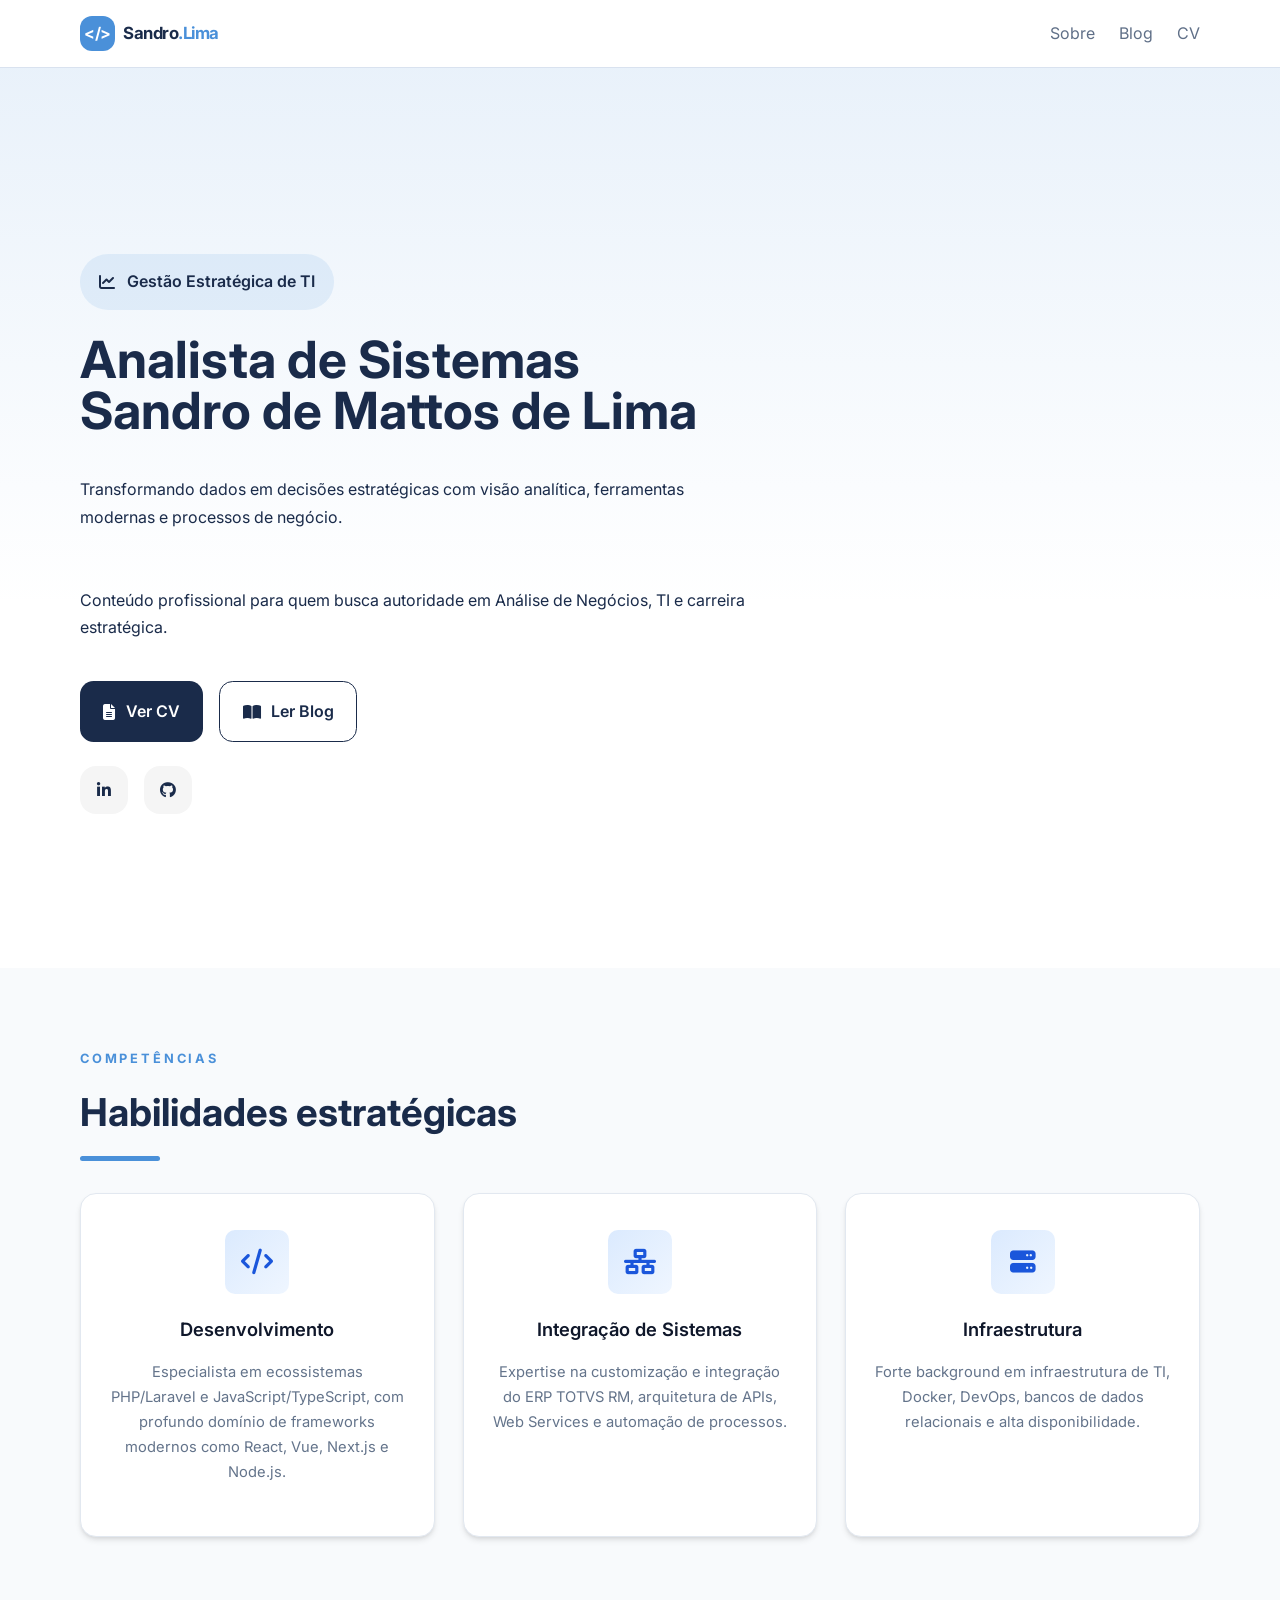
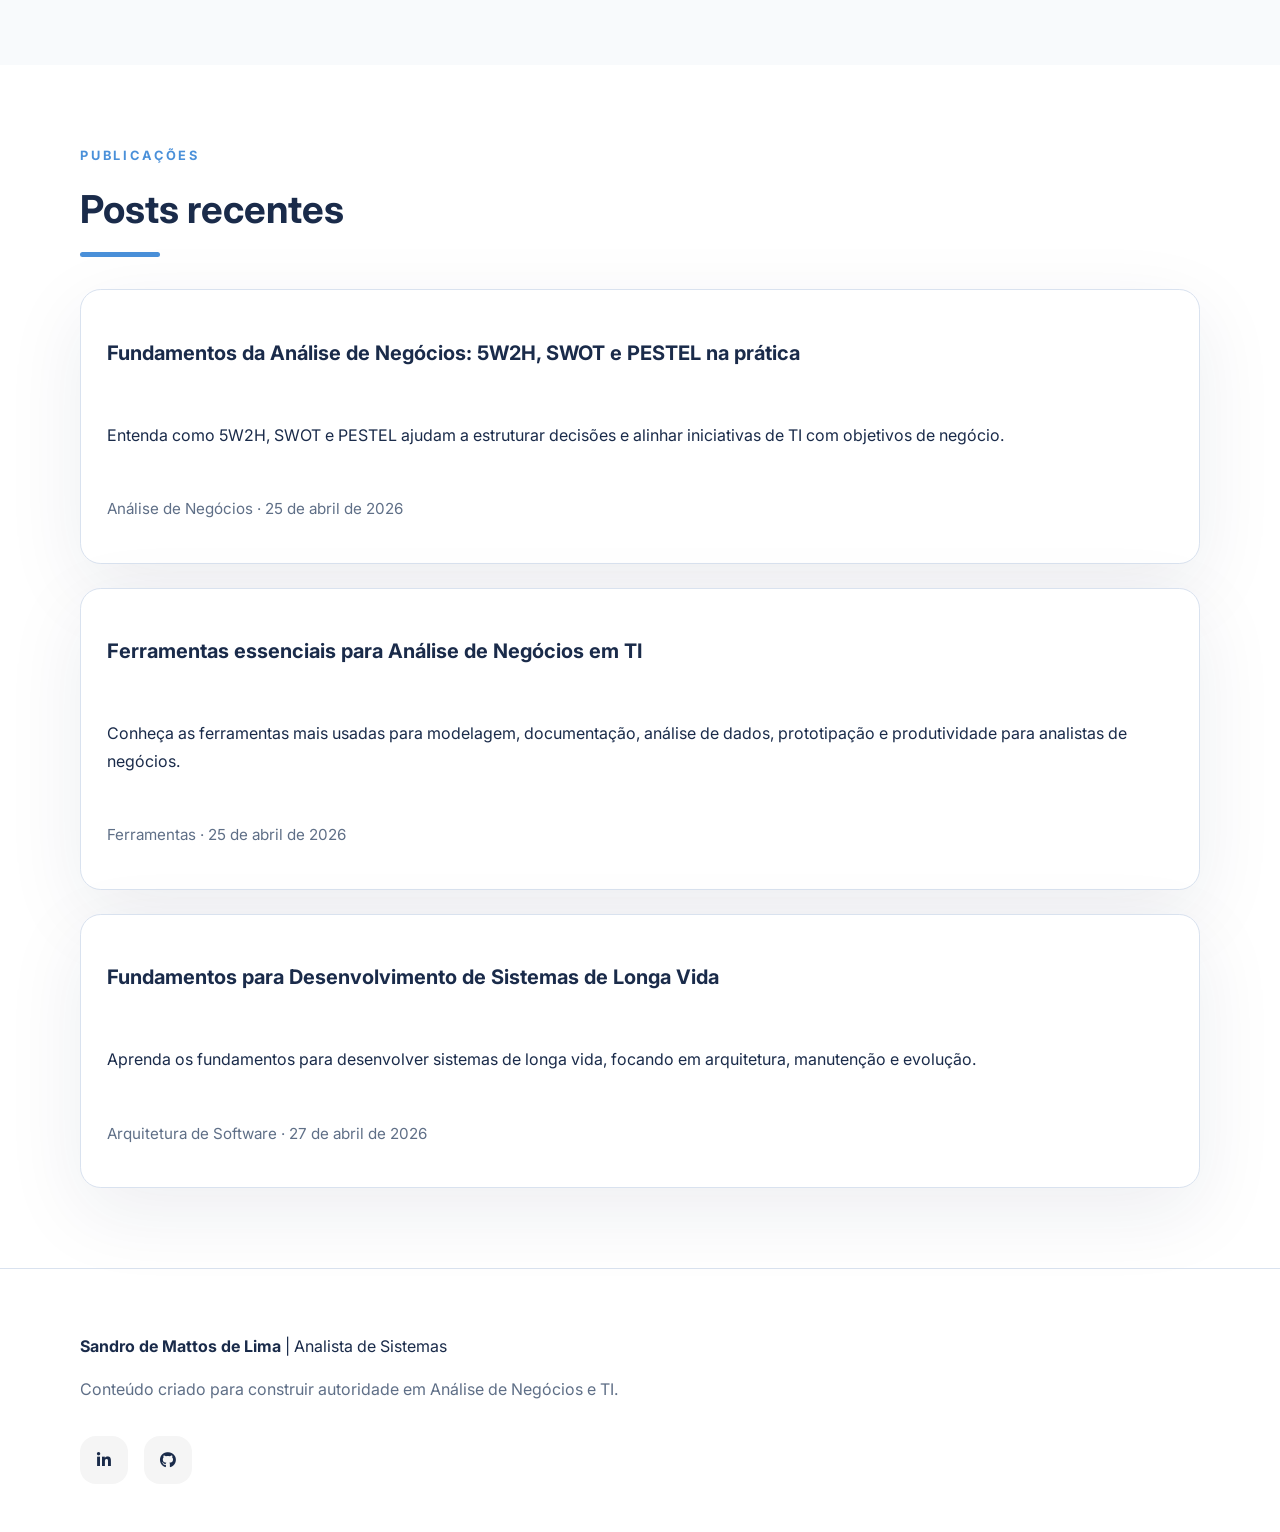
<file: index.html>
<!DOCTYPE html>
<html lang="pt-BR">
<head>
  <meta charset="UTF-8">
  <meta name="viewport" content="width=device-width, initial-scale=1.0">
  <meta name="description" content="Sandro de Mattos de Lima - Analista de Sistemas. Transformando dados em decisões estratégicas com conteúdo, carreira e currículo profissional.">
  <meta property="og:title" content="Sandro de Mattos de Lima | Analista de Sistemas">
  <meta property="og:description" content="Blog profissional de Análise de Negócios em TI. Conheça cases, ferramentas e carreira para alavancar sua jornada.">
  <meta property="og:type" content="website">
  <meta property="og:url" content="https://sandrodelim.github.io/">
  <meta property="og:image" content="https://sandrodelim.github.io/assets/images/og-image.png">
  <meta name="twitter:card" content="summary_large_image">
  <title>Sandro de Mattos de Lima | Analista de Sistemas</title>
  <link rel="preconnect" href="https://fonts.googleapis.com">
  <link rel="preconnect" href="https://fonts.gstatic.com" crossorigin>
  <link href="https://fonts.googleapis.com/css2?family=Inter:wght@300;400;500;600;700;800&display=swap" rel="stylesheet">
  <link rel="stylesheet" href="https://cdnjs.cloudflare.com/ajax/libs/font-awesome/6.5.2/css/all.min.css" crossorigin="anonymous" referrerpolicy="no-referrer" />
  <link rel="stylesheet" href="assets/css/styles.css">
</head>
<body>
  <nav class="navbar">
    <div class="container nav-container">
      <a href="./" class="nav-logo">
        <span class="logo-icon">&lt;/&gt;</span>
        <span class="logo-text">Sandro<span class="logo-accent">.Lima</span></span>
      </a>
      <button class="nav-toggle" id="navToggle" aria-label="Abrir menu">
        <span class="hamburger"></span>
      </button>
      <ul class="nav-menu" id="navMenu">
        <li><a href="./about/" class="nav-link">Sobre</a></li>
        <li><a href="./blog/" class="nav-link">Blog</a></li>
        <li><a href="./cv/" class="nav-link">CV</a></li>
      </ul>
    </div>
  </nav>

  <main>
    <section class="hero">
      <div class="container hero-content">
        <div class="hero-badge">
          <i class="fas fa-chart-line"></i>
          <span>Gestão Estratégica de TI</span>
        </div>
        <h1 class="hero-title">
          <span>Analista de Sistemas</span>
          <span class="hero-name">Sandro de Mattos de Lima</span>
        </h1>
        <p class="hero-subtitle">Transformando dados em decisões estratégicas com visão analítica, ferramentas modernas e processos de negócio.</p>
        <p class="hero-tagline">Conteúdo profissional para quem busca autoridade em Análise de Negócios, TI e carreira estratégica.</p>
        <div class="hero-cta">
          <a href="./cv/" class="btn btn-primary"><i class="fas fa-file-alt"></i>Ver CV</a>
          <a href="./blog/" class="btn btn-outline"><i class="fas fa-book-open"></i>Ler Blog</a>
        </div>
        <div class="hero-socials">
          <a href="https://www.linkedin.com/in/sandro-de-mattos-de-lima" target="_blank" rel="noopener noreferrer" class="social-link"><i class="fab fa-linkedin-in"></i></a>
          <a href="https://github.com/sandrodelim" target="_blank" rel="noopener noreferrer" class="social-link"><i class="fab fa-github"></i></a>
        </div>
      </div>
    </section>

    <!-- About Section -->
    <section class="section about" id="about">
      <div class="container">
        <div class="section-header">
          <span class="section-label">Competências</span>
          <h2 class="section-title">Habilidades estratégicas</h2>
          <div class="section-line"></div>
        </div>
        <div class="about-grid">
          <div class="about-card">
            <div class="about-icon">
              <i class="fas fa-code"></i>
            </div>
            <h3>Desenvolvimento</h3>
            <p>Especialista em ecossistemas PHP/Laravel e JavaScript/TypeScript, com profundo domínio de frameworks modernos
              como React, Vue, Next.js e Node.js.</p>
          </div>
          <div class="about-card">
            <div class="about-icon">
              <i class="fas fa-network-wired"></i>
            </div>
            <h3>Integração de Sistemas</h3>
            <p>Expertise na customização e integração do ERP TOTVS RM, arquitetura de APIs, Web Services e automação de
              processos.</p>
          </div>
          <div class="about-card">
            <div class="about-icon">
              <i class="fas fa-server"></i>
            </div>
            <h3>Infraestrutura</h3>
            <p>Forte background em infraestrutura de TI, Docker, DevOps, bancos de dados relacionais e alta disponibilidade.
            </p>
          </div>
        </div>
      </div>
    </section>

    <section class="section">
      <div class="container">
        <div class="section-header">
          <span class="section-label">Publicações</span>
          <h2 class="section-title">Posts recentes</h2>
          <div class="section-line"></div>
        </div>
        <div id="recentPosts" class="posts-grid"></div>
      </div>
    </section>
  </main>

  <footer class="footer">
    <div class="container footer-content">
      <div>
        <p><strong>Sandro de Mattos de Lima</strong> | Analista de Sistemas</p>
        <p class="footer-note">Conteúdo criado para construir autoridade em Análise de Negócios e TI.</p>
      </div>
      <div class="footer-socials">
        <a href="https://www.linkedin.com/in/sandro-de-mattos-de-lima" target="_blank" rel="noopener noreferrer" class="social-link"><i class="fab fa-linkedin-in"></i></a>
        <a href="https://github.com/sandrodelim" target="_blank" rel="noopener noreferrer" class="social-link"><i class="fab fa-github"></i></a>
      </div>
    </div>
  </footer>

  <!-- <button id="themeToggle" class="btn btn-outline" style="position: fixed; bottom: 1rem; right: 1rem;">Dark Mode</button> -->
  <script src="assets/data/posts.js"></script>
  <script src="assets/js/script.js"></script>
</body>
</html>
</file>
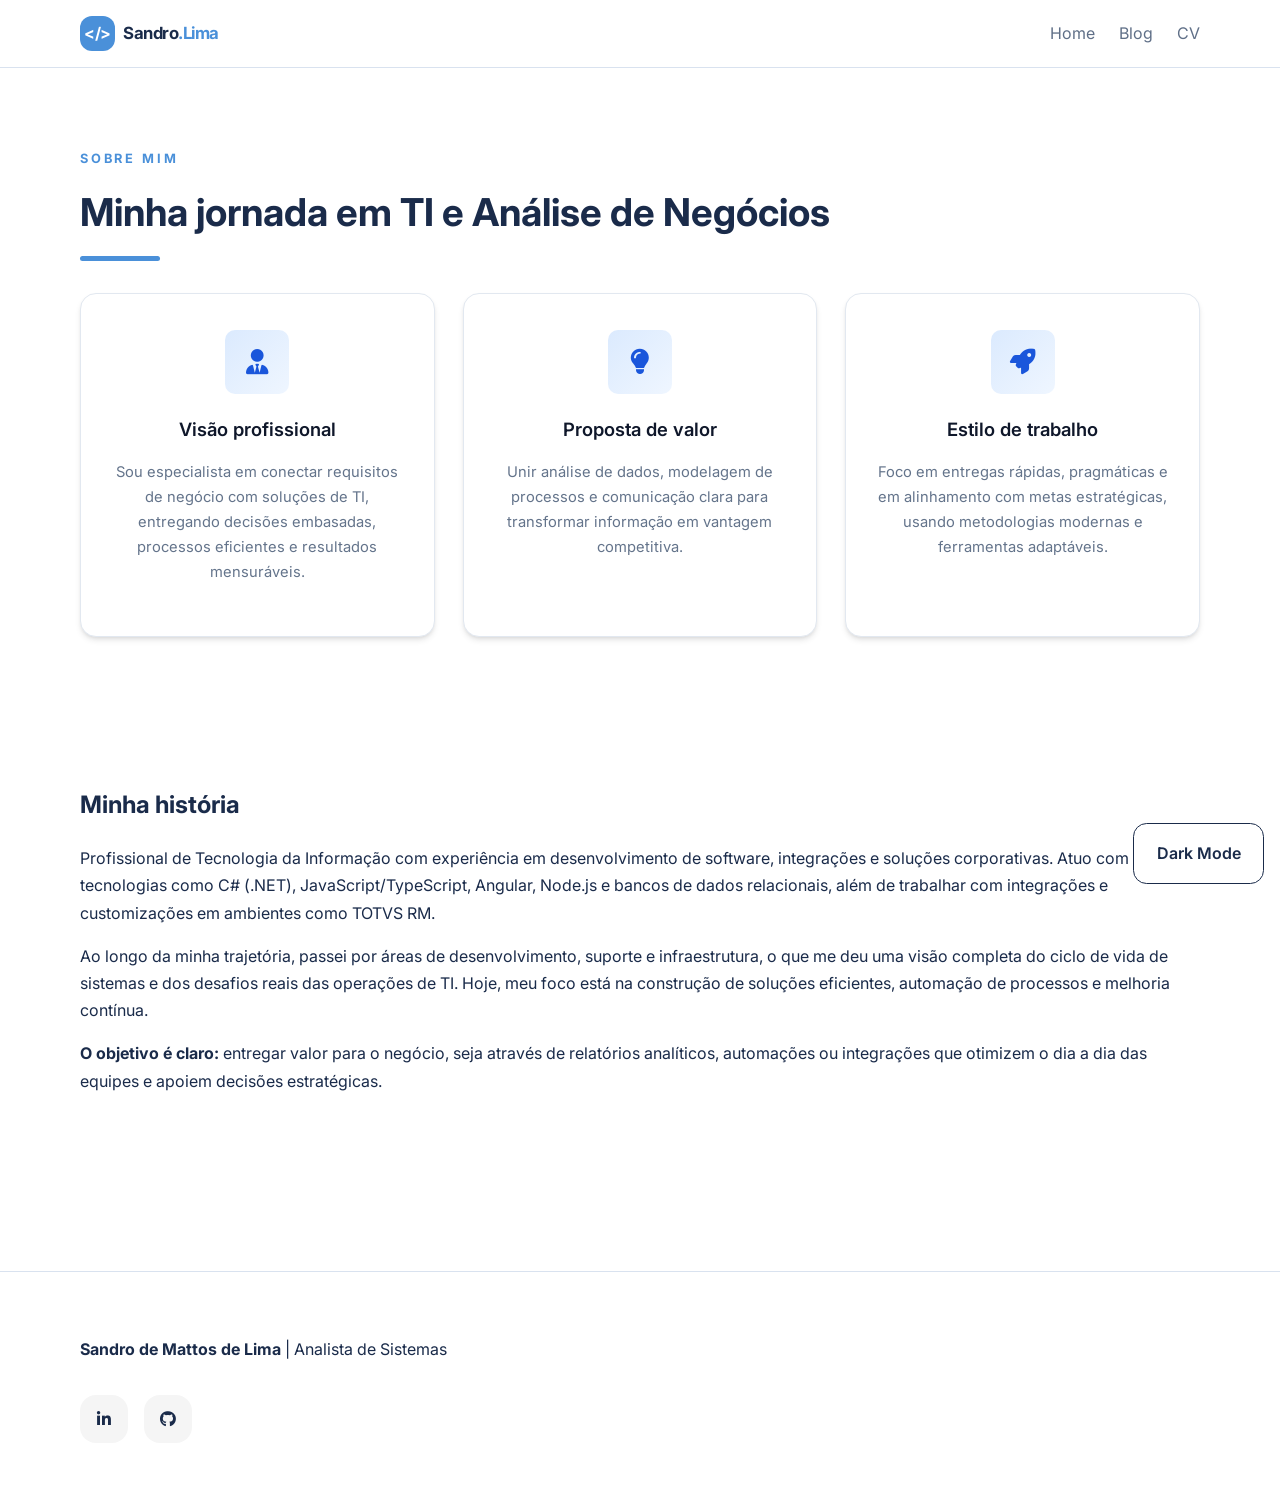
<file: about/index.html>
<!DOCTYPE html>
<html lang="pt-BR">
<head>
  <meta charset="UTF-8">
  <meta name="viewport" content="width=device-width, initial-scale=1.0">
  <meta name="description" content="Sobre Sandro de Mattos de Lima - analista de negócios e TI com foco em dados, processos e resultados estratégicos.">
  <meta property="og:title" content="Sobre | Sandro de Mattos de Lima">
  <meta property="og:description" content="Conheça a trajetória e a visão profissional de Sandro de Mattos de Lima, especialista em TI e Análise de Negócios.">
  <meta property="og:type" content="website">
  <meta property="og:url" content="https://sandrodelim.github.io/about/">
  <meta name="twitter:card" content="summary_large_image">
  <title>Sobre | Sandro de Mattos de Lima</title>
  <link rel="preconnect" href="https://fonts.googleapis.com">
  <link rel="preconnect" href="https://fonts.gstatic.com" crossorigin>
  <link href="https://fonts.googleapis.com/css2?family=Inter:wght@300;400;500;600;700;800&display=swap" rel="stylesheet">
  <link rel="stylesheet" href="https://cdnjs.cloudflare.com/ajax/libs/font-awesome/6.5.2/css/all.min.css" crossorigin="anonymous" referrerpolicy="no-referrer" />
  <link rel="stylesheet" href="../assets/css/styles.css">
</head>
<body>
  <nav class="navbar">
    <div class="container nav-container">
      <a href="../" class="nav-logo">
        <span class="logo-icon">&lt;/&gt;</span>
        <span class="logo-text">Sandro<span class="logo-accent">.Lima</span></span>
      </a>
      <button class="nav-toggle" id="navToggle" aria-label="Abrir menu">
        <span class="hamburger"></span>
      </button>
      <ul class="nav-menu" id="navMenu">
        <li><a href="../" class="nav-link">Home</a></li>
        <li><a href="../blog/" class="nav-link">Blog</a></li>
        <li><a href="../cv/" class="nav-link">CV</a></li>
      </ul>
    </div>
  </nav>

  <main>
    <section class="section">
      <div class="container">
        <div class="section-header">
          <span class="section-label">Sobre Mim</span>
          <h1 class="section-title">Minha jornada em TI e Análise de Negócios</h1>
          <div class="section-line"></div>
        </div>
        <div class="about-grid">
          <article class="about-card">
            <div class="about-icon"><i class="fas fa-user-tie"></i></div>
            <h3>Visão profissional</h3>
            <p>Sou especialista em conectar requisitos de negócio com soluções de TI, entregando decisões embasadas, processos eficientes e resultados mensuráveis.</p>
          </article>
          <article class="about-card">
            <div class="about-icon"><i class="fas fa-lightbulb"></i></div>
            <h3>Proposta de valor</h3>
            <p>Unir análise de dados, modelagem de processos e comunicação clara para transformar informação em vantagem competitiva.</p>
          </article>
          <article class="about-card">
            <div class="about-icon"><i class="fas fa-rocket"></i></div>
            <h3>Estilo de trabalho</h3>
            <p>Foco em entregas rápidas, pragmáticas e em alinhamento com metas estratégicas, usando metodologias modernas e ferramentas adaptáveis.</p>
          </article>
        </div>
        <div class="section">
          <h2>Minha história</h2>
          <p>Profissional de Tecnologia da Informação com experiência em desenvolvimento de software, integrações e soluções corporativas. Atuo com tecnologias como C# (.NET), JavaScript/TypeScript, Angular, Node.js e bancos de dados relacionais, além de trabalhar com integrações e
          customizações em ambientes como TOTVS RM.</p>

          <p>Ao longo da minha trajetória, passei por áreas de desenvolvimento, suporte e infraestrutura, o que me deu uma visão
          completa do ciclo de vida de sistemas e dos desafios reais das operações de TI. Hoje, meu foco está na construção de
          soluções eficientes, automação de processos e melhoria contínua.</p>

          <p>
            <strong>O objetivo é claro:</strong> entregar valor para o negócio, seja através de relatórios analíticos, automações ou integrações que otimizem o dia a dia das equipes e apoiem decisões estratégicas. 
          </p>
        </div>
      </div>
    </section>
  </main>

  <footer class="footer">
    <div class="container footer-content">
      <div>
        <p><strong>Sandro de Mattos de Lima</strong> | Analista de Sistemas</p>
      </div>
      <div class="footer-socials">
        <a href="https://www.linkedin.com/in/sandro-de-mattos-de-lima" target="_blank" rel="noopener noreferrer" class="social-link"><i class="fab fa-linkedin-in"></i></a>
        <a href="https://github.com/sandrodelim" target="_blank" rel="noopener noreferrer" class="social-link"><i class="fab fa-github"></i></a>
      </div>
    </div>
  </footer>

  <button id="themeToggle" class="btn btn-outline" style="position: fixed; bottom: 1rem; right: 1rem;">Dark Mode</button>
  <script src="../assets/js/script.js"></script>
</body>
</html>
</file>
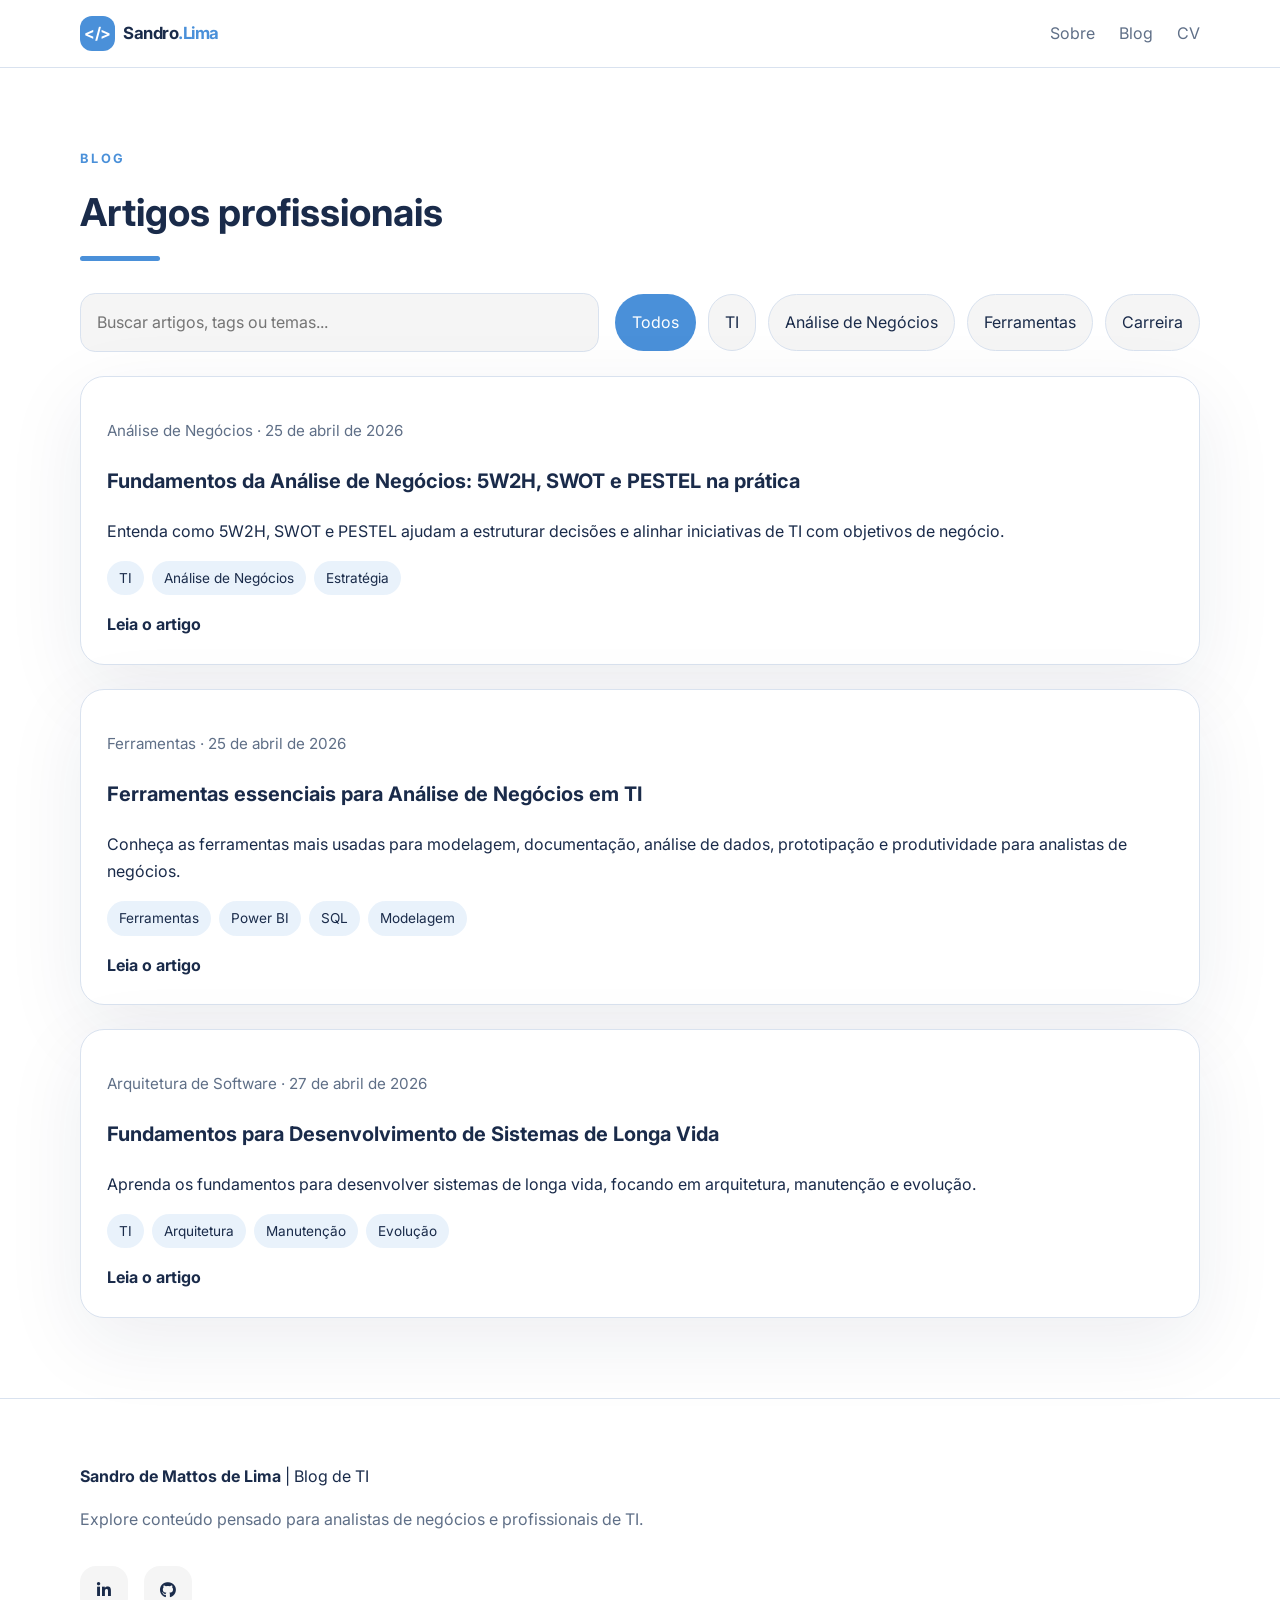
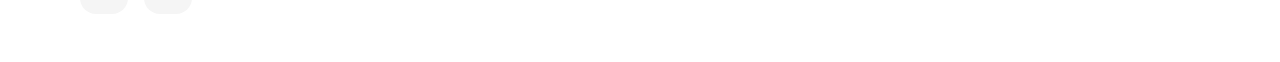
<file: blog/index.html>
<!DOCTYPE html>
<html lang="pt-BR">
<head>
  <meta charset="UTF-8">
  <meta name="viewport" content="width=device-width, initial-scale=1.0">
  <meta name="description" content="Blog de Análise de Negócios e TI por Sandro de Mattos de Lima. Veja artigos sobre ferramentas, carreira e gestão de processos.">
  <meta property="og:title" content="Blog | Sandro de Mattos de Lima">
  <meta property="og:description" content="Artigos profissionais para quem busca inteligência de negócios e tecnologia.">
  <meta property="og:type" content="website">
  <meta property="og:url" content="https://sandrodelim.github.io/blog/">
  <meta name="twitter:card" content="summary_large_image">
  <title>Blog | Sandro de Mattos de Lima</title>
  <link rel="preconnect" href="https://fonts.googleapis.com">
  <link rel="preconnect" href="https://fonts.gstatic.com" crossorigin>
  <link href="https://fonts.googleapis.com/css2?family=Inter:wght@300;400;500;600;700;800&display=swap" rel="stylesheet">
  <link rel="stylesheet" href="https://cdnjs.cloudflare.com/ajax/libs/font-awesome/6.5.2/css/all.min.css" crossorigin="anonymous" referrerpolicy="no-referrer" />
  <link rel="stylesheet" href="../assets/css/styles.css">
</head>
<body>
  <nav class="navbar">
    <div class="container nav-container">
      <a href="../" class="nav-logo">
        <span class="logo-icon">&lt;/&gt;</span>
        <span class="logo-text">Sandro<span class="logo-accent">.Lima</span></span>
      </a>
      <button class="nav-toggle" id="navToggle" aria-label="Abrir menu">
        <span class="hamburger"></span>
      </button>
      <ul class="nav-menu" id="navMenu">
        <li><a href="../about/" class="nav-link">Sobre</a></li>
        <li><a href="./" class="nav-link">Blog</a></li>
        <li><a href="../cv/" class="nav-link">CV</a></li>
      </ul>
    </div>
  </nav>

  <main>
    <section class="section">
      <div class="container">
        <div class="section-header">
          <span class="section-label">Blog</span>
          <h2 class="section-title">Artigos profissionais</h2>
          <div class="section-line"></div>
        </div>
        <div class="blog-toolbar">
          <div class="search-box">
            <input id="searchInput" type="search" placeholder="Buscar artigos, tags ou temas..." />
          </div>
          <div class="filter-group" aria-label="Filtrar categorias">
            <button class="filter-button active" data-category="Todos">Todos</button>
            <button class="filter-button" data-category="TI">TI</button>
            <button class="filter-button" data-category="Análise de Negócios">Análise de Negócios</button>
            <button class="filter-button" data-category="Ferramentas">Ferramentas</button>
            <button class="filter-button" data-category="Carreira">Carreira</button>
          </div>
        </div>
        <div id="postList" class="posts-grid"></div>
      </div>
    </section>
  </main>

  <footer class="footer">
    <div class="container footer-content">
      <div>
        <p><strong>Sandro de Mattos de Lima</strong> | Blog de TI</p>
        <p class="footer-note">Explore conteúdo pensado para analistas de negócios e profissionais de TI.</p>
      </div>
      <div class="footer-socials">
        <a href="https://www.linkedin.com/in/sandro-de-mattos-de-lima" target="_blank" rel="noopener noreferrer" class="social-link"><i class="fab fa-linkedin-in"></i></a>
        <a href="https://github.com/sandrodelim" target="_blank" rel="noopener noreferrer" class="social-link"><i class="fab fa-github"></i></a>
      </div>
    </div>
  </footer>

  <!-- <button id="themeToggle" class="btn btn-outline" style="position: fixed; bottom: 1rem; right: 1rem;">Dark Mode</button> -->
  <script src="../assets/data/posts.js"></script>
  <script src="../assets/js/script.js"></script>
</body>
</html>
</file>
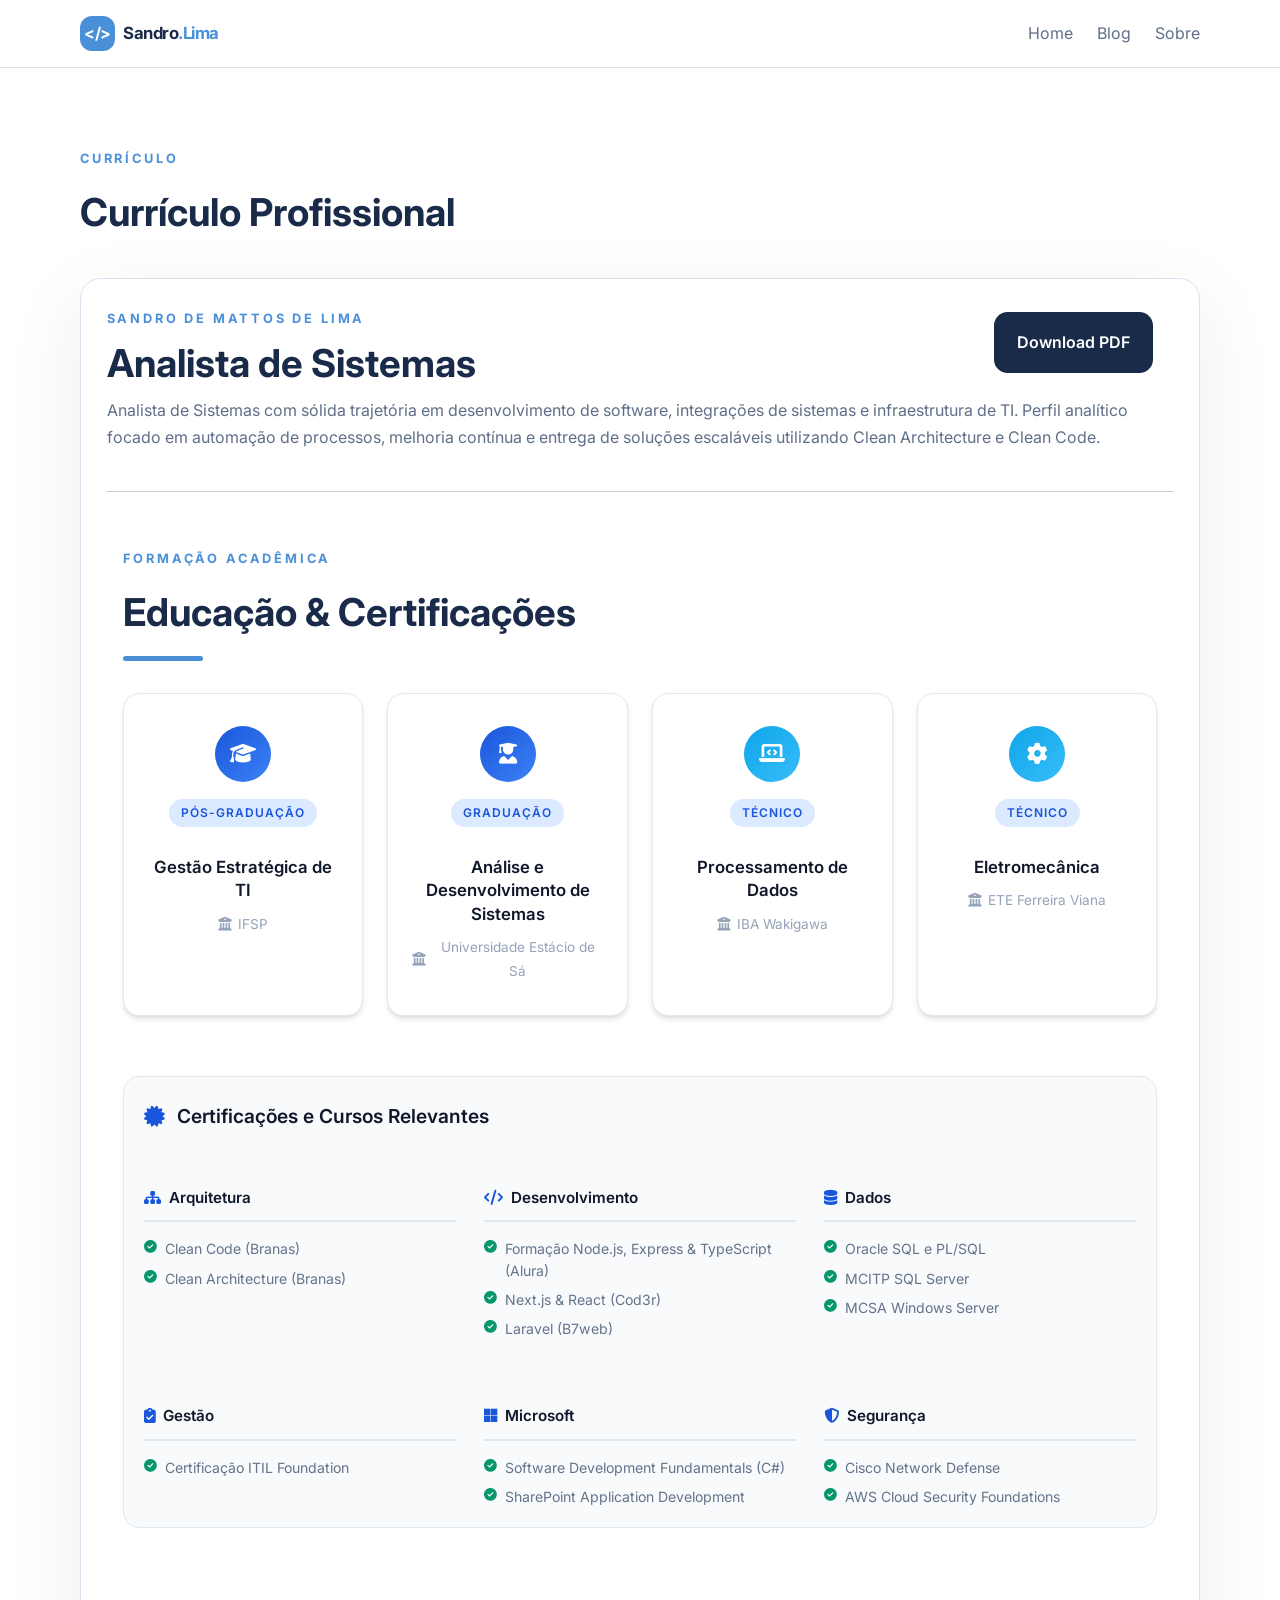
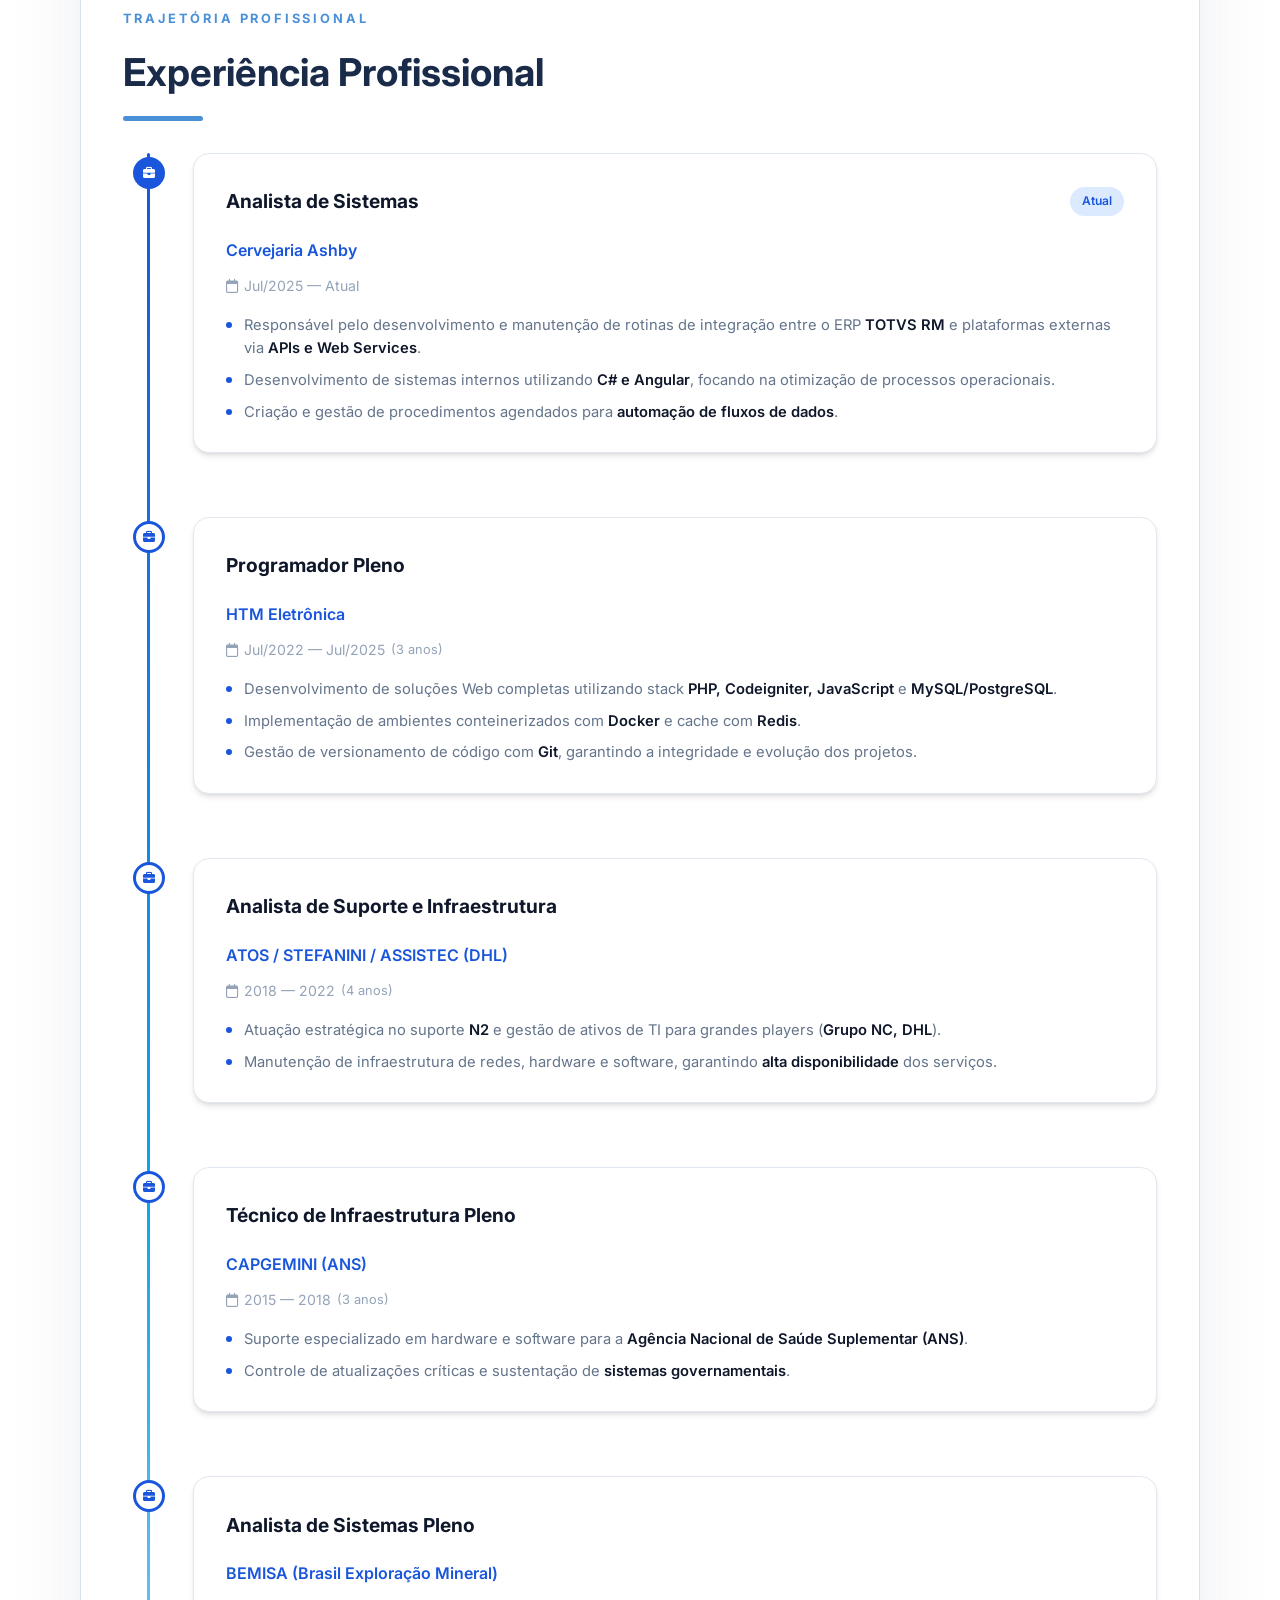
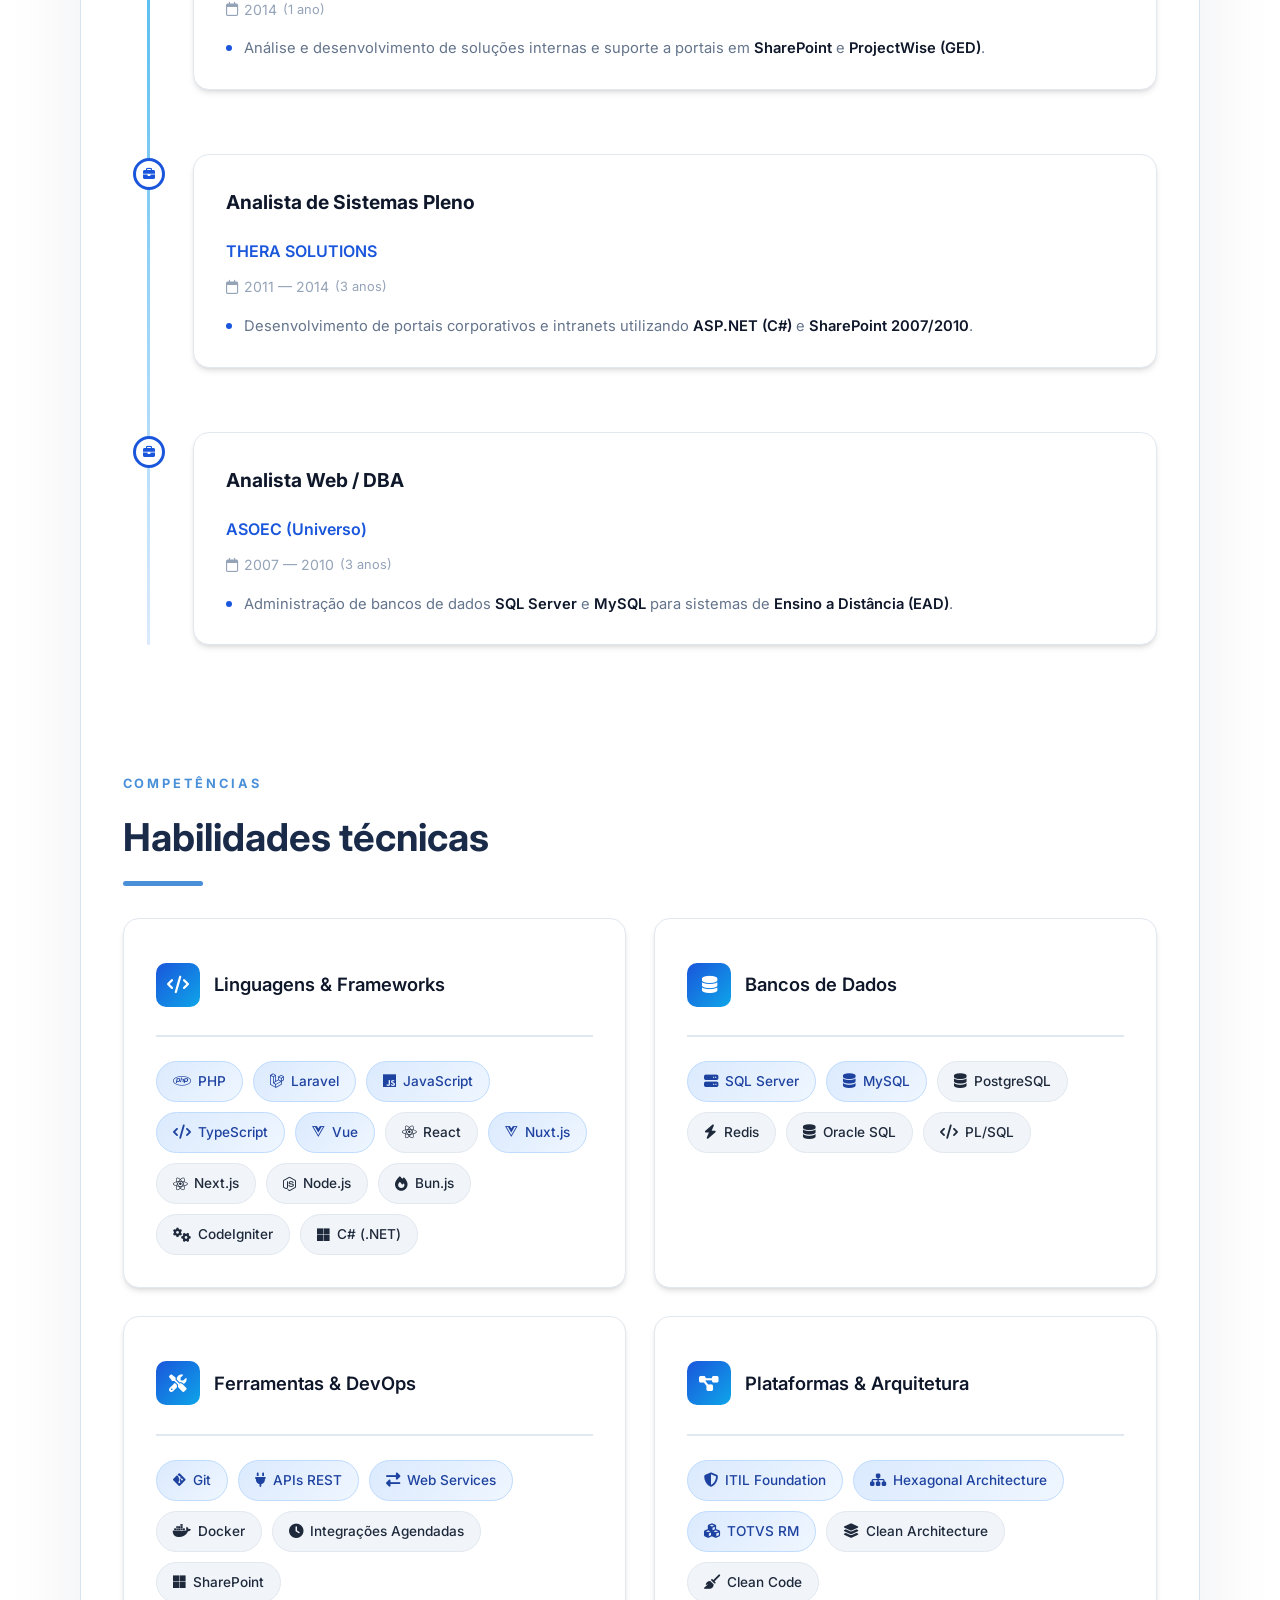
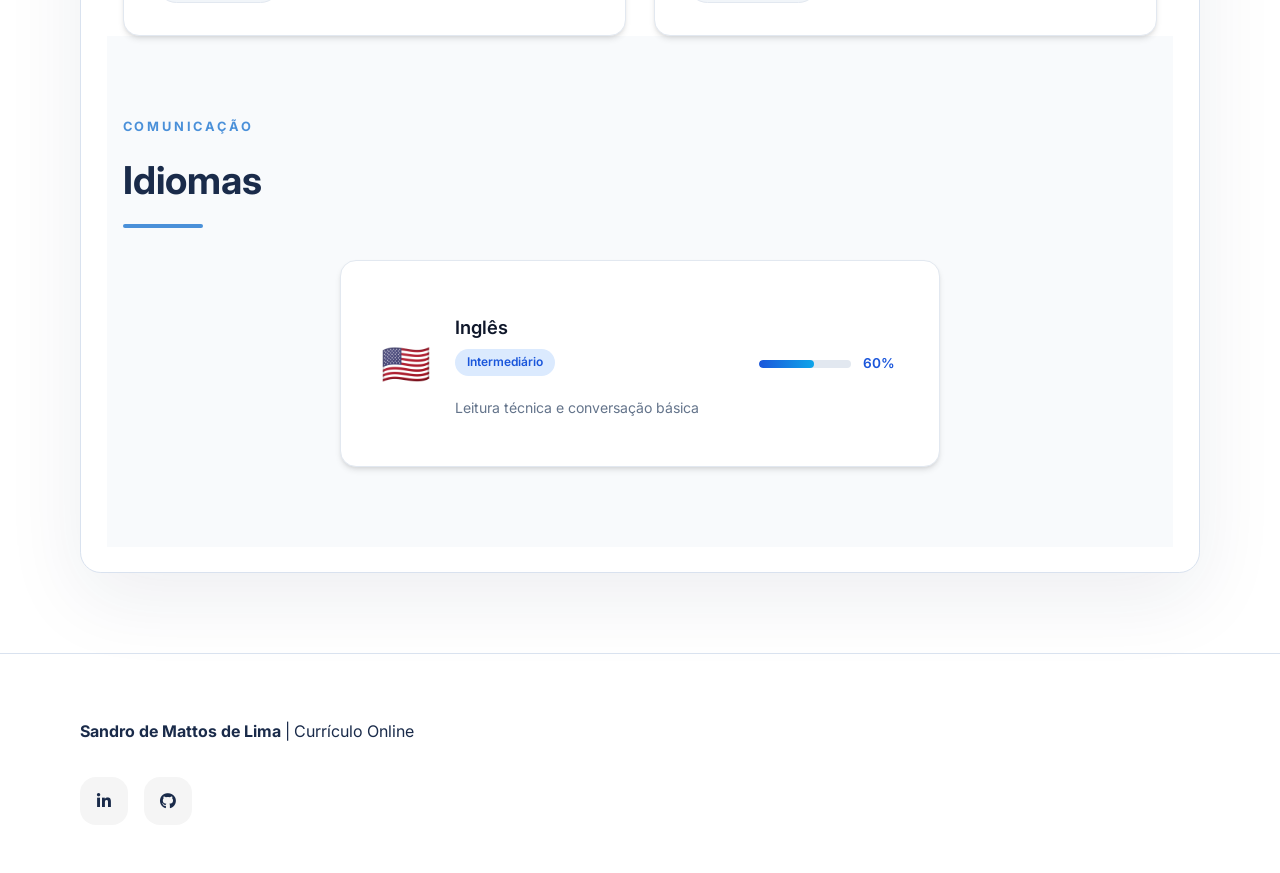
<file: cv/index.html>
<!DOCTYPE html>
<html lang="pt-BR">
<head>
  <meta charset="UTF-8">
  <meta name="viewport" content="width=device-width, initial-scale=1.0">
  <meta name="description" content="Currículo online de Sandro de Mattos de Lima - Analista de Negócios e TI, com foco em transformação de dados em decisões estratégicas.">
  <meta property="og:title" content="CV | Sandro de Mattos de Lima">
  <meta property="og:description" content="Currículo profissional online de Sandro, com experiência em TI, processos e análise de negócios.">
  <meta property="og:type" content="website">
  <meta property="og:url" content="https://sandrodelim.github.io/cv/">
  <meta name="twitter:card" content="summary_large_image">
  <title>CV | Sandro de Mattos de Lima</title>
  <link rel="preconnect" href="https://fonts.googleapis.com">
  <link rel="preconnect" href="https://fonts.gstatic.com" crossorigin>
  <link href="https://fonts.googleapis.com/css2?family=Inter:wght@300;400;500;600;700;800&display=swap" rel="stylesheet">
  <link rel="stylesheet" href="https://cdnjs.cloudflare.com/ajax/libs/font-awesome/6.5.2/css/all.min.css" crossorigin="anonymous" referrerpolicy="no-referrer" />
  <link rel="stylesheet" href="../assets/css/styles.css">
  <link rel="stylesheet" href="styles.css">

</head>
<body>
  <nav class="navbar">
    <div class="container nav-container">
      <a href="../" class="nav-logo">
        <span class="logo-icon">&lt;/&gt;</span>
        <span class="logo-text">Sandro<span class="logo-accent">.Lima</span></span>
      </a>
      <button class="nav-toggle" id="navToggle" aria-label="Abrir menu">
        <span class="hamburger"></span>
      </button>
      <ul class="nav-menu" id="navMenu">
        <li><a href="../" class="nav-link">Home</a></li>
        <li><a href="../blog/" class="nav-link">Blog</a></li>
        <li><a href="../about/" class="nav-link">Sobre</a></li>
      </ul>
    </div>
  </nav>

  <main>
    <section class="section">
      <div class="container">
        <div class="section-header">
          <span class="section-label">Currículo</span>
          <h1 class="section-title">Currículo Profissional</h1>
          <!-- <div class="section-line"></div> -->
        </div>
        <div class="card">
          <div style="display: flex; flex-wrap: wrap; gap: 1rem; justify-content: space-between; align-items: center; margin-bottom: 1.5rem;">
            <!-- <div>
              <p style="margin:0; color: var(--primary); font-weight: 700;">Sandro de Mattos de Lima</p>
              <h2 style="margin:0; font-size: clamp(2rem, 3.5vw, 2.7rem);">Analista de Sistemas</h2>
              <p style="margin:0; color: var(--muted);">Transformando dados e processos em decisões estratégicas.</p>
            </div> -->

            <div class="section-abstract">
              <span class="section-label">Sandro de Mattos de Lima</span>
              <h2 class="section-title">Analista de Sistemas</h2>
              <!-- <p style="margin:0; color: var(--muted);">Transformando dados e processos em decisões estratégicas.</p> -->
              <p style="margin:0; color: var(--muted);">
                Analista de Sistemas com sólida trajetória em desenvolvimento de software, integrações de sistemas e infraestrutura de
                TI. Perfil analítico focado em automação de processos, melhoria contínua e entrega de soluções escaláveis utilizando
                Clean Architecture e Clean Code.
              </p>
              <a href="../assets/files/cv-sandro-mattos-lima.pdf" class="btn btn-primary" id="btn-download" download>Download PDF</a>
            </div>            
          </div>

          <!-- Education Section -->
          <section class="section education" id="education">
            <div class="container">
              <div class="section-header">
                <span class="section-label">Formação Acadêmica</span>
                <h3 class="section-title">Educação & Certificações</h3>
                <div class="section-line"></div>
              </div>
              <div class="education-grid">
                <div class="education-card education-degree">
                  <div class="education-icon">
                    <i class="fas fa-graduation-cap"></i>
                  </div>
                  <div class="education-level">Pós-graduação</div>
                  <h3 class="education-title">Gestão Estratégica de TI</h3>
                  <div class="education-institution"><i class="fas fa-university"></i>IFSP</div>
                </div>
                <div class="education-card education-degree">
                  <div class="education-icon">
                    <i class="fas fa-user-graduate"></i>
                  </div>
                  <div class="education-level">Graduação</div>
                  <h3 class="education-title">Análise e Desenvolvimento de Sistemas</h3>
                  <div class="education-institution"><i class="fas fa-university"></i>Universidade Estácio de Sá</div>
                </div>
                <div class="education-card education-technical">
                  <div class="education-icon">
                    <i class="fas fa-laptop-code"></i>
                  </div>
                  <div class="education-level">Técnico</div>
                  <h3 class="education-title">Processamento de Dados</h3>
                  <div class="education-institution"><i class="fas fa-university"></i>IBA Wakigawa</div>
                </div>
                <div class="education-card education-technical">
                  <div class="education-icon">
                    <i class="fas fa-cog"></i>
                  </div>
                  <div class="education-level">Técnico</div>
                  <h3 class="education-title">Eletromecânica</h3>
                  <div class="education-institution"><i class="fas fa-university"></i>ETE Ferreira Viana</div>
                </div>
              </div>
              <div class="certifications">
                <h3 class="certifications-title">
                  <i class="fas fa-certificate"></i>
                  Certificações e Cursos Relevantes
                </h3>
                <div class="certifications-grid">
                  <div class="certification-group">
                    <h4><i class="fas fa-sitemap"></i>Arquitetura</h4>
                    <ul>
                      <li><i class="fas fa-check-circle"></i>Clean Code (Branas)</li>
                      <li><i class="fas fa-check-circle"></i>Clean Architecture (Branas)</li>
                    </ul>
                  </div>
                  <div class="certification-group">
                    <h4><i class="fas fa-code"></i>Desenvolvimento</h4>
                    <ul>
                      <li><i class="fas fa-check-circle"></i>Formação Node.js, Express & TypeScript (Alura)</li>
                      <li><i class="fas fa-check-circle"></i>Next.js & React (Cod3r)</li>
                      <li><i class="fas fa-check-circle"></i>Laravel (B7web)</li>
                    </ul>
                  </div>
                  <div class="certification-group">
                    <h4><i class="fas fa-database"></i>Dados</h4>
                    <ul>
                      <li><i class="fas fa-check-circle"></i>Oracle SQL e PL/SQL</li>
                      <li><i class="fas fa-check-circle"></i>MCITP SQL Server</li>
                      <li><i class="fas fa-check-circle"></i>MCSA Windows Server</li>
                    </ul>
                  </div>
                  <div class="certification-group">
                    <h4><i class="fas fa-clipboard-check"></i>Gestão</h4>
                    <ul>
                      <li><i class="fas fa-check-circle"></i>Certificação ITIL Foundation</li>
                    </ul>
                  </div>
                  <div class="certification-group">
                    <h4><i class="fab fa-microsoft"></i>Microsoft</h4>
                    <ul>
                      <li><i class="fas fa-check-circle"></i>Software Development Fundamentals (C#)</li>
                      <li><i class="fas fa-check-circle"></i>SharePoint Application Development</li>
                    </ul>
                  </div>
                  <div class="certification-group">
                    <h4><i class="fas fa-shield-alt"></i>Segurança</h4>
                    <ul>
                      <li><i class="fas fa-check-circle"></i>Cisco Network Defense</li>
                      <li><i class="fas fa-check-circle"></i>AWS Cloud Security Foundations</li>
                    </ul>
                  </div>
                </div>
              </div>
            </div>
          </section>


          <!-- <section style="margin-bottom: 2rem;">
            <div class="section-header">
              <span class="section-label">Trajetória Profissional</span>
              <h2 class="section-title">Experiência Profissional</h2>
              <div class="section-line"></div>
            </div>
            <p>Analista de Sistemas com sólida trajetória em desenvolvimento de software, integrações de sistemas e infraestrutura de
            TI. Perfil analítico focado em automação de processos, melhoria contínua e entrega de soluções escaláveis utilizando
            Clean Architecture e Clean Code.</p>
          </section> -->

          <!-- 
          <section style="margin-bottom: 2rem;">
            <h2>Experiência</h2>
            <div style="display: grid; gap: 1.2rem;">
              <div>
                <h3>Analista de Sistemas — Cervejaria Ashby</h3>
                <p style="margin: 0.25rem 0 0.75rem; color: var(--muted);">Jul/2025 — Atual</p>
                <ul>
                  <li>Desenvolvimento de integrações entre ERP TOTVS RM e plataformas externas.</li>
                  <li>Mapeamento e automação de processos críticos com foco em governança de dados.</li>
                  <li>Criação de relatórios e painéis gerenciais para tomada de decisão.</li>
                </ul>
              </div>
              <div>
                <h3>Programador Pleno — HTM Eletrônica</h3>
                <p style="margin: 0.25rem 0 0.75rem; color: var(--muted);">Jul/2022 — Jul/2025</p>
                <ul>
                  <li>Entrega de soluções Web com PHP, JavaScript e bancos de dados.</li>
                  <li>Desenvolvimento de rotinas de integração e processos de automação.</li>
                </ul>
              </div>
            </div>
          </section> 
          -->
          <!-- Experience Section -->
          <section class="section experience" id="experience">
            <div class="container">
              <div class="section-header">
                <span class="section-label">Trajetória Profissional</span>
                <h2 class="section-title">Experiência Profissional</h2>
                <div class="section-line"></div>
              </div>
              <div class="timeline">
                <div class="timeline-item">
                  <div class="timeline-marker timeline-current">
                    <i class="fas fa-briefcase"></i>
                  </div>
                  <div class="timeline-content">
                    <div class="timeline-header">
                      <h3 class="timeline-title">Analista de Sistemas</h3>
                      <span class="timeline-badge">Atual</span>
                    </div>
                    <div class="timeline-company">Cervejaria Ashby</div>
                    <div class="timeline-date"><i class="far fa-calendar"></i> Jul/2025 — Atual</div>
                    <ul class="timeline-list">
                      <li>Responsável pelo desenvolvimento e manutenção de rotinas de integração entre o ERP <strong>TOTVS
                          RM</strong> e plataformas externas via <strong>APIs e Web Services</strong>.</li>
                      <li>Desenvolvimento de sistemas internos utilizando <strong>C# e Angular</strong>, focando na otimização de
                        processos operacionais.</li>
                      <li>Criação e gestão de procedimentos agendados para <strong>automação de fluxos de dados</strong>.</li>
                    </ul>
                  </div>
                </div>
                <div class="timeline-item">
                  <div class="timeline-marker">
                    <i class="fas fa-briefcase"></i>
                  </div>
                  <div class="timeline-content">
                    <div class="timeline-header">
                      <h3 class="timeline-title">Programador Pleno</h3>
                    </div>
                    <div class="timeline-company">HTM Eletrônica</div>
                    <div class="timeline-date"><i class="far fa-calendar"></i> Jul/2022 — Jul/2025 <span
                        class="timeline-duration">(3 anos)</span></div>
                    <ul class="timeline-list">
                      <li>Desenvolvimento de soluções Web completas utilizando stack <strong>PHP, Codeigniter, JavaScript</strong>
                        e <strong>MySQL/PostgreSQL</strong>.</li>
                      <li>Implementação de ambientes conteinerizados com <strong>Docker</strong> e cache com
                        <strong>Redis</strong>.</li>
                      <li>Gestão de versionamento de código com <strong>Git</strong>, garantindo a integridade e evolução dos
                        projetos.</li>
                    </ul>
                  </div>
                </div>
                <div class="timeline-item">
                  <div class="timeline-marker">
                    <i class="fas fa-briefcase"></i>
                  </div>
                  <div class="timeline-content">
                    <div class="timeline-header">
                      <h3 class="timeline-title">Analista de Suporte e Infraestrutura</h3>
                    </div>
                    <div class="timeline-company">ATOS / STEFANINI / ASSISTEC (DHL)</div>
                    <div class="timeline-date"><i class="far fa-calendar"></i> 2018 — 2022 <span class="timeline-duration">(4
                        anos)</span></div>
                    <ul class="timeline-list">
                      <li>Atuação estratégica no suporte <strong>N2</strong> e gestão de ativos de TI para grandes players
                        (<strong>Grupo NC, DHL</strong>).</li>
                      <li>Manutenção de infraestrutura de redes, hardware e software, garantindo <strong>alta
                          disponibilidade</strong> dos serviços.</li>
                    </ul>
                  </div>
                </div>
                <div class="timeline-item">
                  <div class="timeline-marker">
                    <i class="fas fa-briefcase"></i>
                  </div>
                  <div class="timeline-content">
                    <div class="timeline-header">
                      <h3 class="timeline-title">Técnico de Infraestrutura Pleno</h3>
                    </div>
                    <div class="timeline-company">CAPGEMINI (ANS)</div>
                    <div class="timeline-date"><i class="far fa-calendar"></i> 2015 — 2018 <span class="timeline-duration">(3
                        anos)</span></div>
                    <ul class="timeline-list">
                      <li>Suporte especializado em hardware e software para a <strong>Agência Nacional de Saúde Suplementar
                          (ANS)</strong>.</li>
                      <li>Controle de atualizações críticas e sustentação de <strong>sistemas governamentais</strong>.</li>
                    </ul>
                  </div>
                </div>
                <div class="timeline-item">
                  <div class="timeline-marker">
                    <i class="fas fa-briefcase"></i>
                  </div>
                  <div class="timeline-content">
                    <div class="timeline-header">
                      <h3 class="timeline-title">Analista de Sistemas Pleno</h3>
                    </div>
                    <div class="timeline-company">BEMISA (Brasil Exploração Mineral)</div>
                    <div class="timeline-date"><i class="far fa-calendar"></i> 2014 <span class="timeline-duration">(1 ano)</span>
                    </div>
                    <ul class="timeline-list">
                      <li>Análise e desenvolvimento de soluções internas e suporte a portais em <strong>SharePoint</strong> e
                        <strong>ProjectWise (GED)</strong>.</li>
                    </ul>
                  </div>
                </div>
                <div class="timeline-item">
                  <div class="timeline-marker">
                    <i class="fas fa-briefcase"></i>
                  </div>
                  <div class="timeline-content">
                    <div class="timeline-header">
                      <h3 class="timeline-title">Analista de Sistemas Pleno</h3>
                    </div>
                    <div class="timeline-company">THERA SOLUTIONS</div>
                    <div class="timeline-date"><i class="far fa-calendar"></i> 2011 — 2014 <span class="timeline-duration">(3
                        anos)</span></div>
                    <ul class="timeline-list">
                      <li>Desenvolvimento de portais corporativos e intranets utilizando <strong>ASP.NET (C#)</strong> e
                        <strong>SharePoint 2007/2010</strong>.</li>
                    </ul>
                  </div>
                </div>
                <div class="timeline-item">
                  <div class="timeline-marker">
                    <i class="fas fa-briefcase"></i>
                  </div>
                  <div class="timeline-content">
                    <div class="timeline-header">
                      <h3 class="timeline-title">Analista Web / DBA</h3>
                    </div>
                    <div class="timeline-company">ASOEC (Universo)</div>
                    <div class="timeline-date"><i class="far fa-calendar"></i> 2007 — 2010 <span class="timeline-duration">(3
                        anos)</span></div>
                    <ul class="timeline-list">
                      <li>Administração de bancos de dados <strong>SQL Server</strong> e <strong>MySQL</strong> para sistemas de
                        <strong>Ensino a Distância (EAD)</strong>.</li>
                    </ul>
                  </div>
                </div>
              </div>
            </div>
          </section>





          <!-- Skills Section --> 
          <section class="section skills" id="skills" style="margin-top: 3rem;">
            <div class="container">
              <div class="section-header">
                <span class="section-label">Competências</span>
                <h2 class="section-title">Habilidades técnicas</h2>
                <div class="section-line"></div>
              </div>
              
              <div class="skills-grid">
                <div class="skill-category">
                  <div class="skill-category-header">
                    <div class="skill-category-icon">
                      <i class="fas fa-code"></i>
                    </div>
                    <h3>Linguagens & Frameworks</h3>
                  </div>
                  <div class="skill-tags">
                    <span class="skill-tag skill-expert"><i class="fab fa-php"></i>PHP</span>
                    <span class="skill-tag skill-expert"><i class="fab fa-laravel"></i>Laravel</span>
                    <span class="skill-tag skill-expert"><i class="fab fa-js"></i>JavaScript</span>
                    <span class="skill-tag skill-expert"><i class="fas fa-code"></i>TypeScript</span>
                    <span class="skill-tag skill-expert"><i class="fab fa-vuejs"></i>Vue</span>
                    <span class="skill-tag skill-advanced"><i class="fab fa-react"></i>React</span>
                    <span class="skill-tag skill-expert"><i class="fab fa-vuejs"></i>Nuxt.js</span>
                    <span class="skill-tag skill-advanced"><i class="fab fa-react"></i>Next.js</span>
                    <span class="skill-tag skill-advanced"><i class="fab fa-node-js"></i>Node.js</span>
                    <span class="skill-tag skill-advanced"><i class="fas fa-fire"></i>Bun.js</span>
                    <span class="skill-tag skill-advanced"><i class="fas fa-cogs"></i>CodeIgniter</span>
                    <span class="skill-tag skill-advanced"><i class="fab fa-microsoft"></i>C# (.NET)</span>
                  </div>
                </div>
                <div class="skill-category">
                  <div class="skill-category-header">
                    <div class="skill-category-icon">
                      <i class="fas fa-database"></i>
                    </div>
                    <h3>Bancos de Dados</h3>
                  </div>
                  <div class="skill-tags">
                    <span class="skill-tag skill-expert"><i class="fas fa-server"></i>SQL Server</span>
                    <span class="skill-tag skill-expert"><i class="fas fa-database"></i>MySQL</span>
                    <span class="skill-tag skill-advanced"><i class="fas fa-database"></i>PostgreSQL</span>
                    <span class="skill-tag skill-advanced"><i class="fas fa-bolt"></i>Redis</span>
                    <span class="skill-tag skill-advanced"><i class="fas fa-database"></i>Oracle SQL</span>
                    <span class="skill-tag skill-advanced"><i class="fas fa-code"></i>PL/SQL</span>
                  </div>
                </div>
                <div class="skill-category">
                  <div class="skill-category-header">
                    <div class="skill-category-icon">
                      <i class="fas fa-tools"></i>
                    </div>
                    <h3>Ferramentas & DevOps</h3>
                  </div>
                  <div class="skill-tags">
                    <span class="skill-tag skill-expert"><i class="fab fa-git-alt"></i>Git</span>
                    <span class="skill-tag skill-expert"><i class="fas fa-plug"></i>APIs REST</span>
                    <span class="skill-tag skill-expert"><i class="fas fa-exchange-alt"></i>Web Services</span>
                    <span class="skill-tag skill-advanced"><i class="fab fa-docker"></i>Docker</span>
                    <span class="skill-tag skill-advanced"><i class="fas fa-clock"></i>Integrações Agendadas</span>
                    <span class="skill-tag skill-advanced"><i class="fab fa-microsoft"></i>SharePoint</span>
                  </div>
                </div>
                <div class="skill-category">
                  <div class="skill-category-header">
                    <div class="skill-category-icon">
                      <i class="fas fa-project-diagram"></i>
                    </div>
                    <h3>Plataformas & Arquitetura</h3>
                  </div>
                  <div class="skill-tags">
                    <span class="skill-tag skill-expert"><i class="fas fa-shield-alt"></i>ITIL Foundation</span>
                    <span class="skill-tag skill-expert"><i class="fas fa-sitemap"></i>Hexagonal Architecture</span>
                    <span class="skill-tag skill-expert"><i class="fas fa-cubes"></i>TOTVS RM</span>
                    <span class="skill-tag skill-advanced"><i class="fas fa-layer-group"></i>Clean Architecture</span>
                    <span class="skill-tag skill-advanced"><i class="fas fa-broom"></i>Clean Code</span>
                  </div>
                </div>
              </div>
            </div>
          </section>

          <!-- Languages Section -->
          <section class="section languages">
            <div class="container">
              <div class="section-header">
                <span class="section-label">Comunicação</span>
                <h2 class="section-title">Idiomas</h2>
                <div class="section-line"></div>
              </div>
              <div class="language-card">
                <div class="language-flag">🇺🇸</div>
                <div class="language-info">
                  <h3>Inglês</h3>
                  <span class="language-level">Intermediário</span>
                  <p>Leitura técnica e conversação básica</p>
                </div>
                <div class="language-progress">
                  <div class="progress-bar">
                    <div class="progress-fill" style="width: 60%;"></div>
                  </div>
                  <span>60%</span>
                </div>
              </div>
            </div>
          </section>

          
        </div>
      </div>
    </section>
  </main>

  <footer class="footer">
    <div class="container footer-content">
      <div>
        <p><strong>Sandro de Mattos de Lima</strong> | Currículo Online</p>
      </div>
      <div class="footer-socials">
        <a href="https://www.linkedin.com/in/sandro-de-mattos-de-lima" target="_blank" rel="noopener noreferrer" class="social-link"><i class="fab fa-linkedin-in"></i></a>
        <a href="https://github.com/sandrodelim" target="_blank" rel="noopener noreferrer" class="social-link"><i class="fab fa-github"></i></a>
      </div>
    </div>
  </footer>

  <!-- <button id="themeToggle" class="btn btn-outline" style="position: fixed; bottom: 1rem; right: 1rem;">Dark Mode</button> -->
  <script src="../assets/js/script.js"></script>
</body>
</html>
</file>
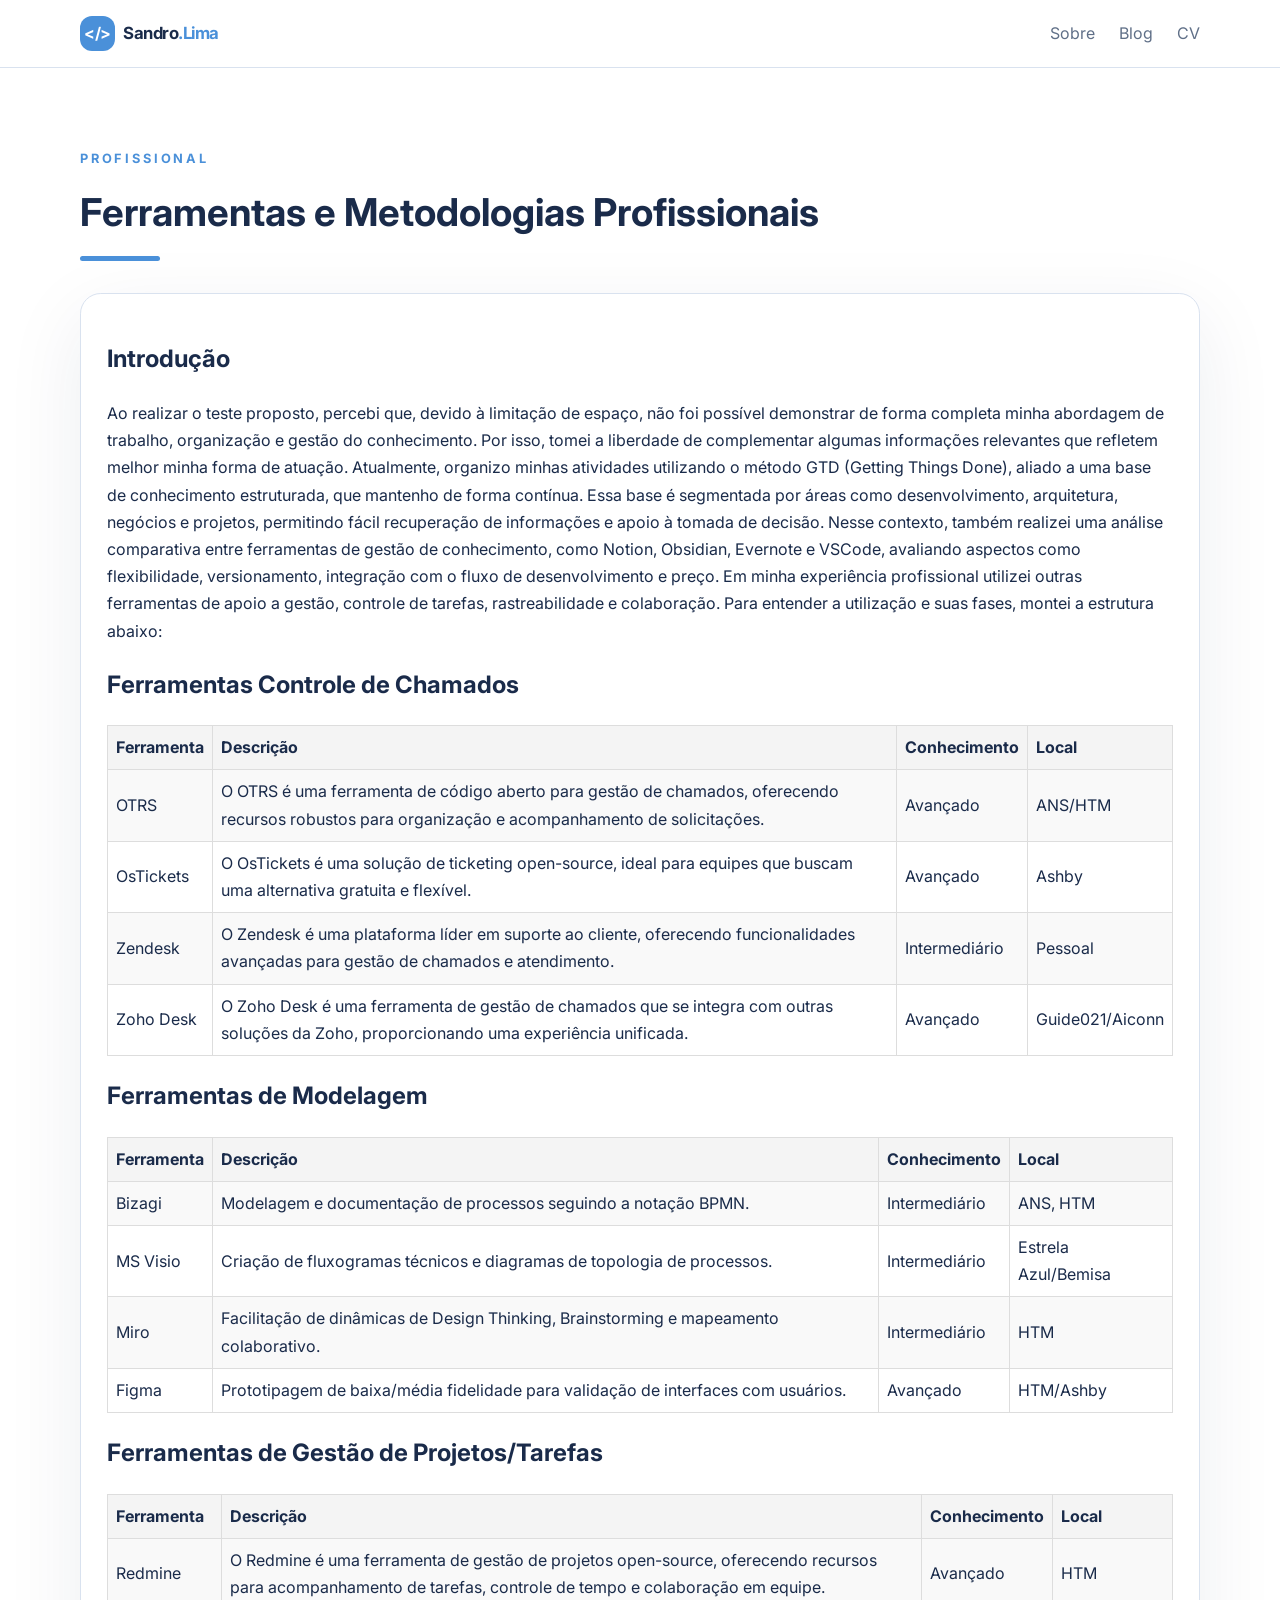
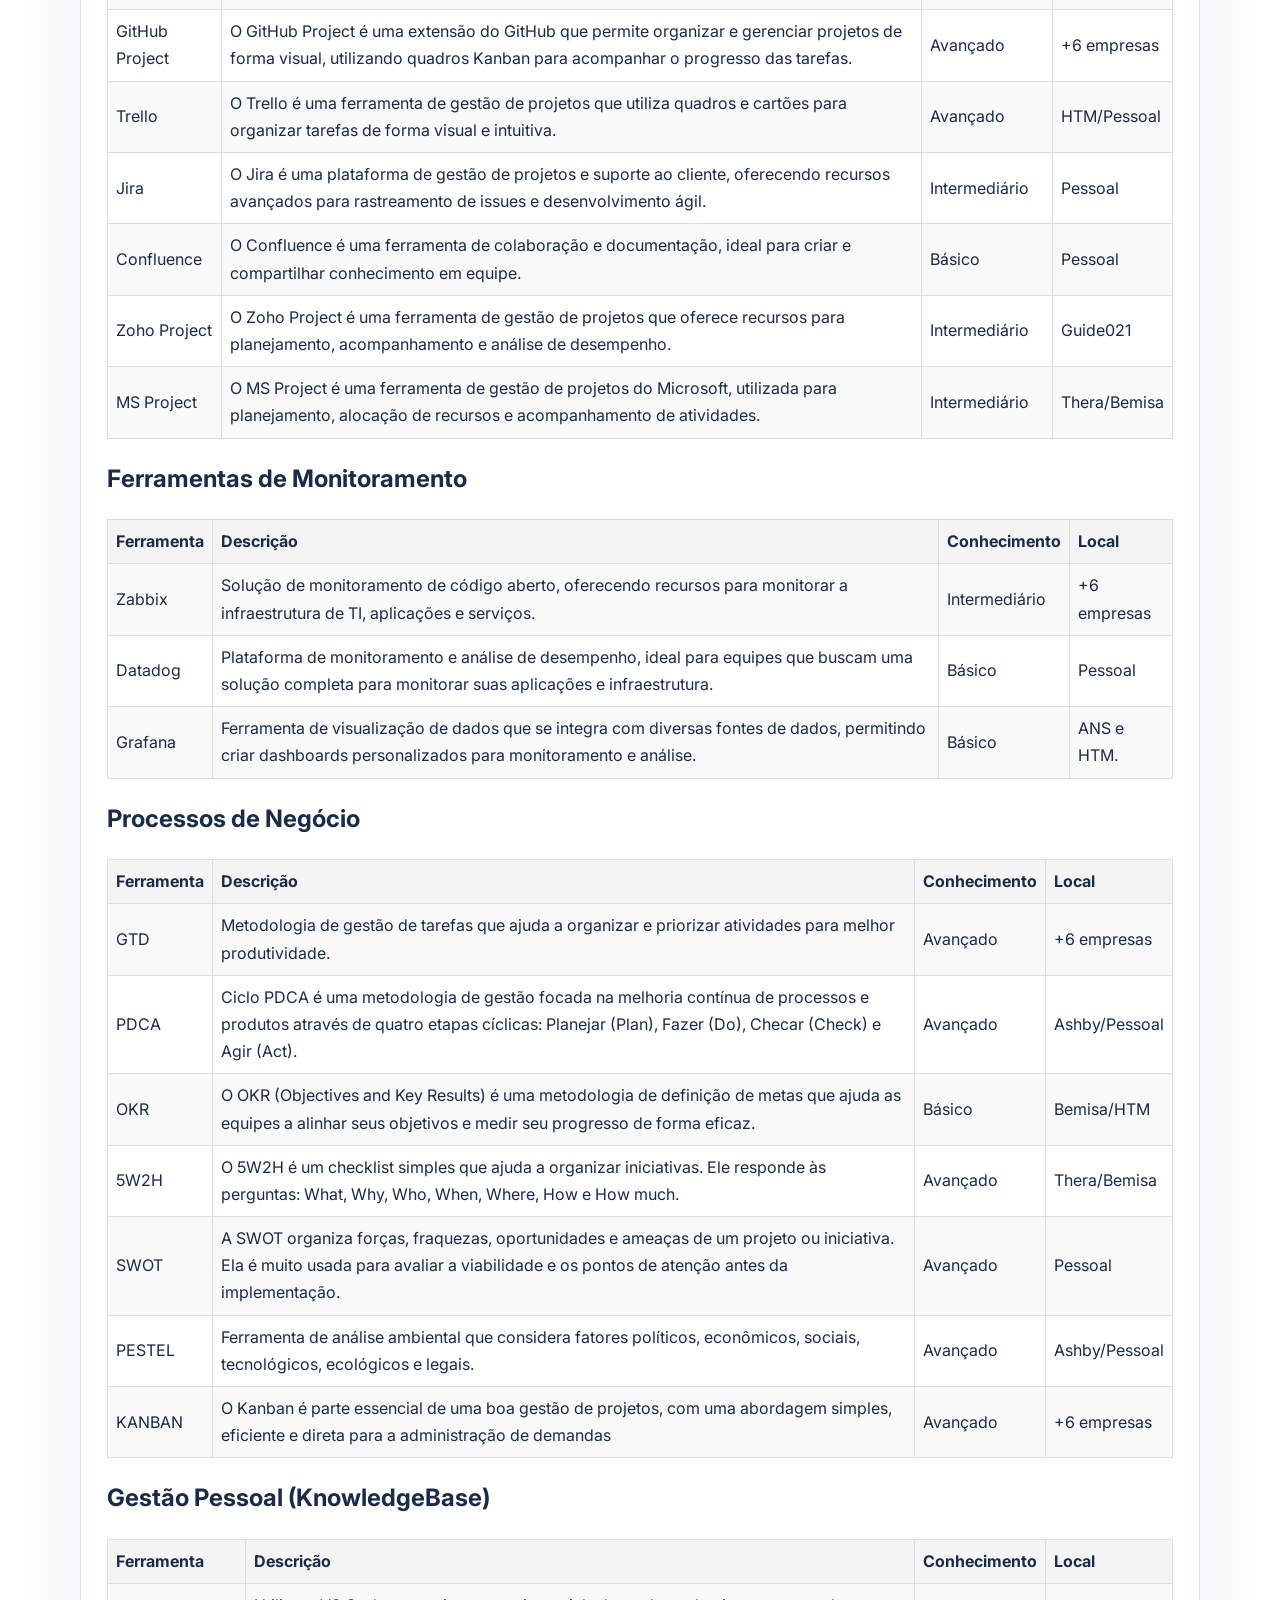
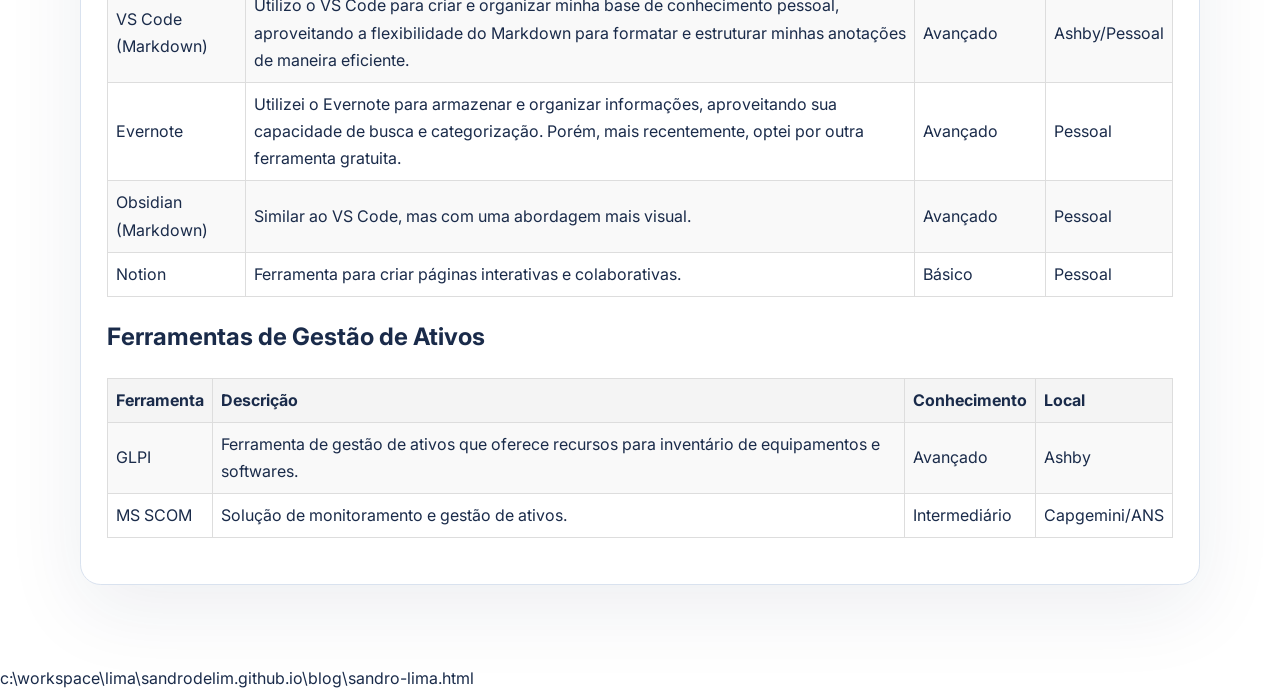
<file: ferramentas-e-metodologia.html>
<!DOCTYPE html>
<html lang="pt-BR">
<head>
  <meta charset="UTF-8">
  <meta name="viewport" content="width=device-width, initial-scale=1.0">
  <meta name="description" content="Complemento ao CV: Ferramentas e metodologias utilizadas na carreira profissional de Sandro de Mattos de Lima.">
  <meta property="og:title" content="Ferramentas e Metodologias Profissionais | Sandro de Mattos de Lima">
  <meta property="og:description" content="Análise detalhada das ferramentas e metodologias aplicadas em projetos de TI e gestão.">
  <meta property="og:type" content="article">
  <meta property="og:url" content="https://sandrodelim.github.io/blog/sandro-lima.html">
  <meta name="twitter:card" content="summary_large_image">
  <title>Ferramentas e Metodologias Profissionais | Sandro de Mattos de Lima</title>
  <link rel="preconnect" href="https://fonts.googleapis.com">
  <link rel="preconnect" href="https://fonts.gstatic.com" crossorigin>
  <link href="https://fonts.googleapis.com/css2?family=Inter:wght@300;400;500;600;700;800&display=swap" rel="stylesheet">
  <link rel="stylesheet" href="https://cdnjs.cloudflare.com/ajax/libs/font-awesome/6.5.2/css/all.min.css" crossorigin="anonymous" referrerpolicy="no-referrer" />
  <link rel="stylesheet" href="../assets/css/styles.css">

  <style>
    table {
      width: 100%;
      border-collapse: collapse;
      margin-bottom: 20px;
    }
    th, td {
      border: 1px solid #ddd;
      padding: 8px;
    }
    th {
      background-color: #f4f4f4;
      text-align: left;
    }
    tr:nth-child(even) {
      background-color: #f9f9f9;
    }
    </style>


</head>
<body>
  <nav class="navbar">
    <div class="container nav-container">
      <a href="../" class="nav-logo">
        <span class="logo-icon">&lt;/&gt;</span>
        <span class="logo-text">Sandro<span class="logo-accent">.Lima</span></span>
      </a>
      <button class="nav-toggle" id="navToggle" aria-label="Abrir menu">
        <span class="hamburger"></span>
      </button>
      <ul class="nav-menu" id="navMenu">
        <li><a href="../about/" class="nav-link">Sobre</a></li>
        <li><a href="./" class="nav-link">Blog</a></li>
        <li><a href="../cv/" class="nav-link">CV</a></li>
      </ul>
    </div>
  </nav>

  <main>
    <section class="section">
      <div class="container">
        <div class="section-header">
          <span class="section-label">Profissional</span>
          <h1 class="section-title">Ferramentas e Metodologias Profissionais</h1>
          <div class="section-line"></div>
        </div>
        <!-- <p class="post-meta">Categoria: Carreira · Tags: TI, Ferramentas, Metodologias</p> -->
        <article class="card">
          <h2>Introdução</h2>
          <p>Ao realizar o teste proposto, percebi que, devido à limitação de espaço, não foi possível demonstrar de forma completa minha abordagem de trabalho, organização e gestão do conhecimento. Por isso, tomei a liberdade de complementar algumas informações relevantes que refletem melhor minha forma de atuação. Atualmente, organizo minhas atividades utilizando o método GTD (Getting Things Done), aliado a uma base de conhecimento estruturada, que mantenho de forma contínua. Essa base é segmentada por áreas como desenvolvimento, arquitetura, negócios e projetos, permitindo fácil recuperação de informações e apoio à tomada de decisão. Nesse contexto, também realizei uma análise comparativa entre ferramentas de gestão de conhecimento, como Notion, Obsidian, Evernote e VSCode, avaliando aspectos como flexibilidade, versionamento, integração com o fluxo de desenvolvimento e preço. Em minha experiência profissional utilizei outras ferramentas de apoio a gestão, controle de tarefas, rastreabilidade e colaboração. Para entender a utilização e suas fases, montei a estrutura abaixo:</p>

          <h2>Ferramentas Controle de Chamados</h2>
          <table>
            <tr><th>Ferramenta</th><th>Descrição</th><th>Conhecimento</th><th>Local</th></tr>
            <tr><td>OTRS</td><td>O OTRS é uma ferramenta de código aberto para gestão de chamados, oferecendo recursos robustos para organização e acompanhamento de solicitações.</td><td>Avançado</td><td>ANS/HTM</td></tr>
            <tr><td>OsTickets</td><td>O OsTickets é uma solução de ticketing open-source, ideal para equipes que buscam uma alternativa gratuita e flexível.</td><td>Avançado</td><td>Ashby</td></tr>
            <tr><td>Zendesk</td><td>O Zendesk é uma plataforma líder em suporte ao cliente, oferecendo funcionalidades avançadas para gestão de chamados e atendimento.</td><td>Intermediário</td><td>Pessoal</td></tr>
            <tr><td>Zoho Desk</td><td>O Zoho Desk é uma ferramenta de gestão de chamados que se integra com outras soluções da Zoho, proporcionando uma experiência unificada.</td><td>Avançado</td><td>Guide021/Aiconn</td></tr>
          </table>

          <h2>Ferramentas de Modelagem</h2>
          <table>
            <tr><th>Ferramenta</th><th>Descrição</th><th>Conhecimento</th><th>Local</th></tr>
            <tr><td>Bizagi</td><td>Modelagem e documentação de processos seguindo a notação BPMN.</td><td>Intermediário</td><td>ANS, HTM</td></tr>
            <tr><td>MS Visio</td><td>Criação de fluxogramas técnicos e diagramas de topologia de processos.</td><td>Intermediário</td><td>Estrela Azul/Bemisa</td></tr>
            <tr><td>Miro</td><td>Facilitação de dinâmicas de Design Thinking, Brainstorming e mapeamento colaborativo.</td><td>Intermediário</td><td>HTM</td></tr>
            <tr><td>Figma</td><td>Prototipagem de baixa/média fidelidade para validação de interfaces com usuários.</td><td>Avançado</td><td>HTM/Ashby</td></tr>
          </table>

          <h2>Ferramentas de Gestão de Projetos/Tarefas</h2>
          <table>
            <tr><th>Ferramenta</th><th>Descrição</th><th>Conhecimento</th><th>Local</th></tr>
            <tr><td>Redmine</td><td>O Redmine é uma ferramenta de gestão de projetos open-source, oferecendo recursos para acompanhamento de tarefas, controle de tempo e colaboração em equipe.</td><td>Avançado</td><td>HTM</td></tr>
            <tr><td>GitHub Project</td><td>O GitHub Project é uma extensão do GitHub que permite organizar e gerenciar projetos de forma visual, utilizando quadros Kanban para acompanhar o progresso das tarefas.</td><td>Avançado</td><td>+6 empresas</td></tr>
            <tr><td>Trello</td><td>O Trello é uma ferramenta de gestão de projetos que utiliza quadros e cartões para organizar tarefas de forma visual e intuitiva.</td><td>Avançado</td><td>HTM/Pessoal</td></tr>
            <tr><td>Jira</td><td>O Jira é uma plataforma de gestão de projetos e suporte ao cliente, oferecendo recursos avançados para rastreamento de issues e desenvolvimento ágil.</td><td>Intermediário</td><td>Pessoal</td></tr>
            <tr><td>Confluence</td><td>O Confluence é uma ferramenta de colaboração e documentação, ideal para criar e compartilhar conhecimento em equipe.</td><td>Básico</td><td>Pessoal</td></tr>
            <tr><td>Zoho Project</td><td>O Zoho Project é uma ferramenta de gestão de projetos que oferece recursos para planejamento, acompanhamento e análise de desempenho.</td><td>Intermediário</td><td>Guide021</td></tr>
            <tr><td>MS Project</td><td>O MS Project é uma ferramenta de gestão de projetos do Microsoft, utilizada para planejamento, alocação de recursos e acompanhamento de atividades.</td><td>Intermediário</td><td>Thera/Bemisa</td></tr>
          </table>

          <h2>Ferramentas de Monitoramento</h2>
          <table>
            <tr><th>Ferramenta</th><th>Descrição</th><th>Conhecimento</th><th>Local</th></tr>
            <tr><td>Zabbix</td><td>Solução de monitoramento de código aberto, oferecendo recursos para monitorar a infraestrutura de TI, aplicações e serviços.</td><td>Intermediário</td><td>+6 empresas</td></tr>
            <tr><td>Datadog</td><td>Plataforma de monitoramento e análise de desempenho, ideal para equipes que buscam uma solução completa para monitorar suas aplicações e infraestrutura.</td><td>Básico</td><td>Pessoal</td></tr>
            <tr><td>Grafana</td><td>Ferramenta de visualização de dados que se integra com diversas fontes de dados, permitindo criar dashboards personalizados para monitoramento e análise.</td><td>Básico</td><td>ANS e HTM.</td></tr>
          </table>

          <h2>Processos de Negócio</h2>
          <table>
            <tr><th>Ferramenta</th><th>Descrição</th><th>Conhecimento</th><th>Local</th></tr>
            <tr><td>GTD</td><td>Metodologia de gestão de tarefas que ajuda a organizar e priorizar atividades para melhor produtividade.</td><td>Avançado</td><td>+6 empresas</td></tr>
            <tr><td>PDCA</td><td>Ciclo PDCA é uma metodologia de gestão focada na melhoria contínua de processos e produtos através de quatro etapas cíclicas: Planejar (Plan), Fazer (Do), Checar (Check) e Agir (Act).</td><td>Avançado</td><td> Ashby/Pessoal</td></tr>
            <tr><td>OKR</td><td>O OKR (Objectives and Key Results) é uma metodologia de definição de metas que ajuda as equipes a alinhar seus objetivos e medir seu progresso de forma eficaz.</td><td>Básico</td><td> Bemisa/HTM</td></tr>
            <tr><td>5W2H</td><td>O 5W2H é um checklist simples que ajuda a organizar iniciativas. Ele responde às perguntas: What, Why, Who, When, Where, How e How much.</td><td>Avançado</td><td> Thera/Bemisa</td></tr>
            <tr><td>SWOT</td><td>A SWOT organiza forças, fraquezas, oportunidades e ameaças de um projeto ou iniciativa. Ela é muito usada para avaliar a viabilidade e os pontos de atenção antes da implementação.</td><td>Avançado</td><td> Pessoal</td></tr>
            <tr><td>PESTEL</td><td>Ferramenta de análise ambiental que considera fatores políticos, econômicos, sociais, tecnológicos, ecológicos e legais.</td><td>Avançado</td><td>Ashby/Pessoal</td></tr>
            <tr><td>KANBAN</td><td>O Kanban é parte essencial de uma boa gestão de projetos, com uma abordagem simples, eficiente e direta para a administração de demandas</td><td>Avançado</td><td> +6 empresas</td></tr>
          </table>

          <h2>Gestão Pessoal (KnowledgeBase)</h2>
          <table>
            <tr><th>Ferramenta</th><th>Descrição</th><th>Conhecimento</th><th>Local</th></tr>
            <tr><td>VS Code (Markdown)</td><td>Utilizo o VS Code para criar e organizar minha base de conhecimento pessoal, aproveitando a flexibilidade do Markdown para formatar e estruturar minhas anotações de maneira eficiente.</td><td>Avançado</td><td>Ashby/Pessoal</td></tr>
            <tr><td>Evernote</td><td>Utilizei o Evernote para armazenar e organizar informações, aproveitando sua capacidade de busca e categorização. Porém, mais recentemente, optei por outra ferramenta gratuita.</td><td>Avançado</td><td>Pessoal</td></tr>
            <tr><td>Obsidian (Markdown)</td><td>Similar ao VS Code, mas com uma abordagem mais visual.</td><td>Avançado</td><td>Pessoal</td></tr>
            <tr><td>Notion</td><td>Ferramenta para criar páginas interativas e colaborativas.</td><td>Básico</td><td>Pessoal</td></tr>
          </table>

          <h2>Ferramentas de Gestão de Ativos</h2>
          <table>
            <tr><th>Ferramenta</th><th>Descrição</th><th>Conhecimento</th><th>Local</th></tr>
            <tr><td>GLPI</td><td>Ferramenta de gestão de ativos que oferece recursos para inventário de equipamentos e softwares.</td><td>Avançado</td><td>Ashby</td></tr>
            <tr><td>MS SCOM</td><td>Solução de monitoramento e gestão de ativos.</td><td>Intermediário</td><td>Capgemini/ANS</td></tr>
          </table>
        </article>
      </div>
    </section>
  </main>

  <script src="../assets/js/script.js"></script>
</body>
</html>
<parameter name="filePath">c:\workspace\lima\sandrodelim.github.io\blog\sandro-lima.html
</file>
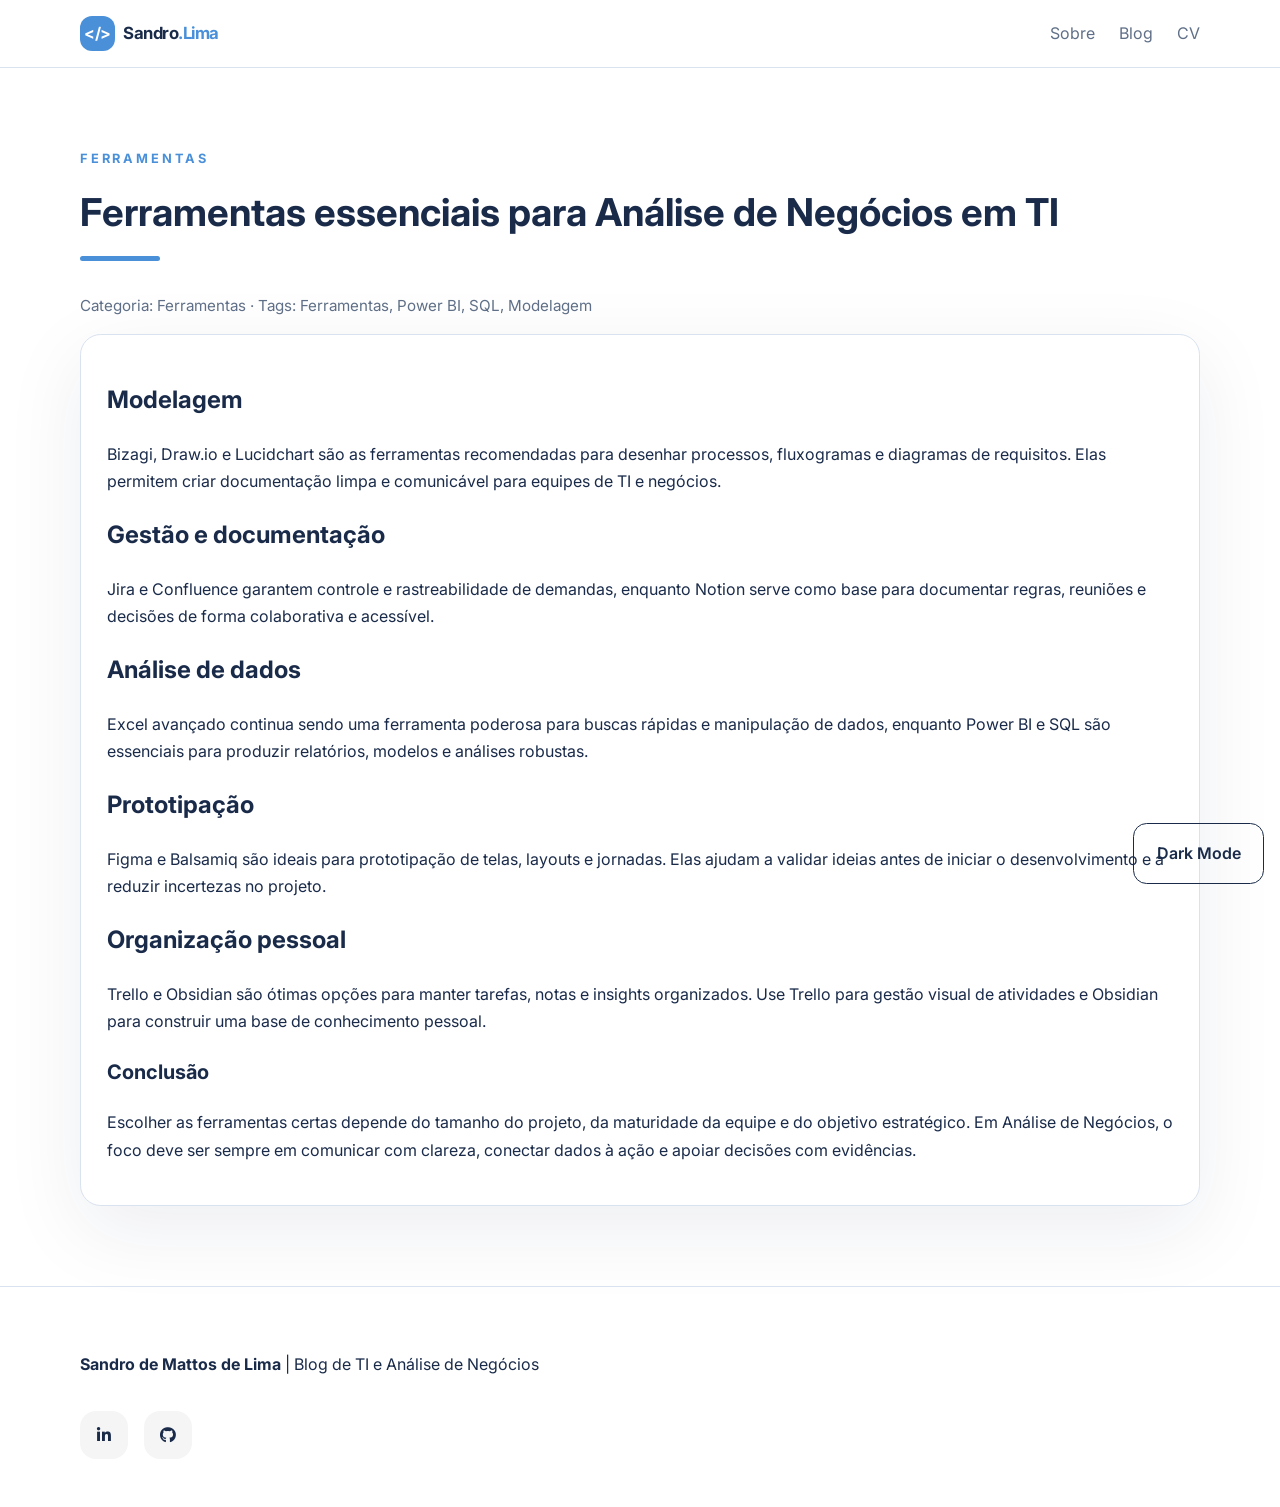
<file: blog/ferramentas-essenciais-analise-de-negocios.html>
<!DOCTYPE html>
<html lang="pt-BR">
<head>
  <meta charset="UTF-8">
  <meta name="viewport" content="width=device-width, initial-scale=1.0">
  <meta name="description" content="Ferramentas essenciais para Análise de Negócios em TI: modelagem, documentação, análise de dados e organização.">
  <meta property="og:title" content="Ferramentas essenciais para Análise de Negócios em TI | Sandro de Mattos de Lima">
  <meta property="og:description" content="Descubra as ferramentas mais relevantes para modelagem, gestão, análise de dados e prototipação em Análise de Negócios.">
  <meta property="og:type" content="article">
  <meta property="og:url" content="https://sandrodelim.github.io/blog/ferramentas-essenciais-analise-de-negocios.html">
  <meta name="twitter:card" content="summary_large_image">
  <title>Ferramentas essenciais para Análise de Negócios em TI</title>
  <link rel="preconnect" href="https://fonts.googleapis.com">
  <link rel="preconnect" href="https://fonts.gstatic.com" crossorigin>
  <link href="https://fonts.googleapis.com/css2?family=Inter:wght@300;400;500;600;700;800&display=swap" rel="stylesheet">
  <link rel="stylesheet" href="https://cdnjs.cloudflare.com/ajax/libs/font-awesome/6.5.2/css/all.min.css" crossorigin="anonymous" referrerpolicy="no-referrer" />
  <link rel="stylesheet" href="../assets/css/styles.css">
</head>
<body>
  <nav class="navbar">
    <div class="container nav-container">
      <a href="../" class="nav-logo">
        <span class="logo-icon">&lt;/&gt;</span>
        <span class="logo-text">Sandro<span class="logo-accent">.Lima</span></span>
      </a>
      <button class="nav-toggle" id="navToggle" aria-label="Abrir menu">
        <span class="hamburger"></span>
      </button>
      <ul class="nav-menu" id="navMenu">
        <li><a href="../about/" class="nav-link">Sobre</a></li>
        <li><a href="./" class="nav-link">Blog</a></li>
        <li><a href="../cv/" class="nav-link">CV</a></li>
      </ul>
    </div>
  </nav>

  <main>
    <section class="section">
      <div class="container">
        <div class="section-header">
          <span class="section-label">Ferramentas</span>
          <h1 class="section-title">Ferramentas essenciais para Análise de Negócios em TI</h1>
          <div class="section-line"></div>
        </div>
        <p class="post-meta">Categoria: Ferramentas · Tags: Ferramentas, Power BI, SQL, Modelagem</p>
        <article class="card">
          <h2>Modelagem</h2>
          <p>Bizagi, Draw.io e Lucidchart são as ferramentas recomendadas para desenhar processos, fluxogramas e diagramas de requisitos. Elas permitem criar documentação limpa e comunicável para equipes de TI e negócios.</p>

          <h2>Gestão e documentação</h2>
          <p>Jira e Confluence garantem controle e rastreabilidade de demandas, enquanto Notion serve como base para documentar regras, reuniões e decisões de forma colaborativa e acessível.</p>

          <h2>Análise de dados</h2>
          <p>Excel avançado continua sendo uma ferramenta poderosa para buscas rápidas e manipulação de dados, enquanto Power BI e SQL são essenciais para produzir relatórios, modelos e análises robustas.</p>

          <h2>Prototipação</h2>
          <p>Figma e Balsamiq são ideais para prototipação de telas, layouts e jornadas. Elas ajudam a validar ideias antes de iniciar o desenvolvimento e a reduzir incertezas no projeto.</p>

          <h2>Organização pessoal</h2>
          <p>Trello e Obsidian são ótimas opções para manter tarefas, notas e insights organizados. Use Trello para gestão visual de atividades e Obsidian para construir uma base de conhecimento pessoal.</p>

          <h3>Conclusão</h3>
          <p>Escolher as ferramentas certas depende do tamanho do projeto, da maturidade da equipe e do objetivo estratégico. Em Análise de Negócios, o foco deve ser sempre em comunicar com clareza, conectar dados à ação e apoiar decisões com evidências.</p>
        </article>
      </div>
    </section>
  </main>

  <footer class="footer">
    <div class="container footer-content">
      <div>
        <p><strong>Sandro de Mattos de Lima</strong> | Blog de TI e Análise de Negócios</p>
      </div>
      <div class="footer-socials">
        <a href="https://www.linkedin.com/in/sandro-de-mattos-de-lima" target="_blank" rel="noopener noreferrer" class="social-link"><i class="fab fa-linkedin-in"></i></a>
        <a href="https://github.com/sandrodelim" target="_blank" rel="noopener noreferrer" class="social-link"><i class="fab fa-github"></i></a>
      </div>
    </div>
  </footer>

  <button id="themeToggle" class="btn btn-outline" style="position: fixed; bottom: 1rem; right: 1rem;">Dark Mode</button>
  <script src="../assets/js/script.js"></script>
</body>
</html>
</file>
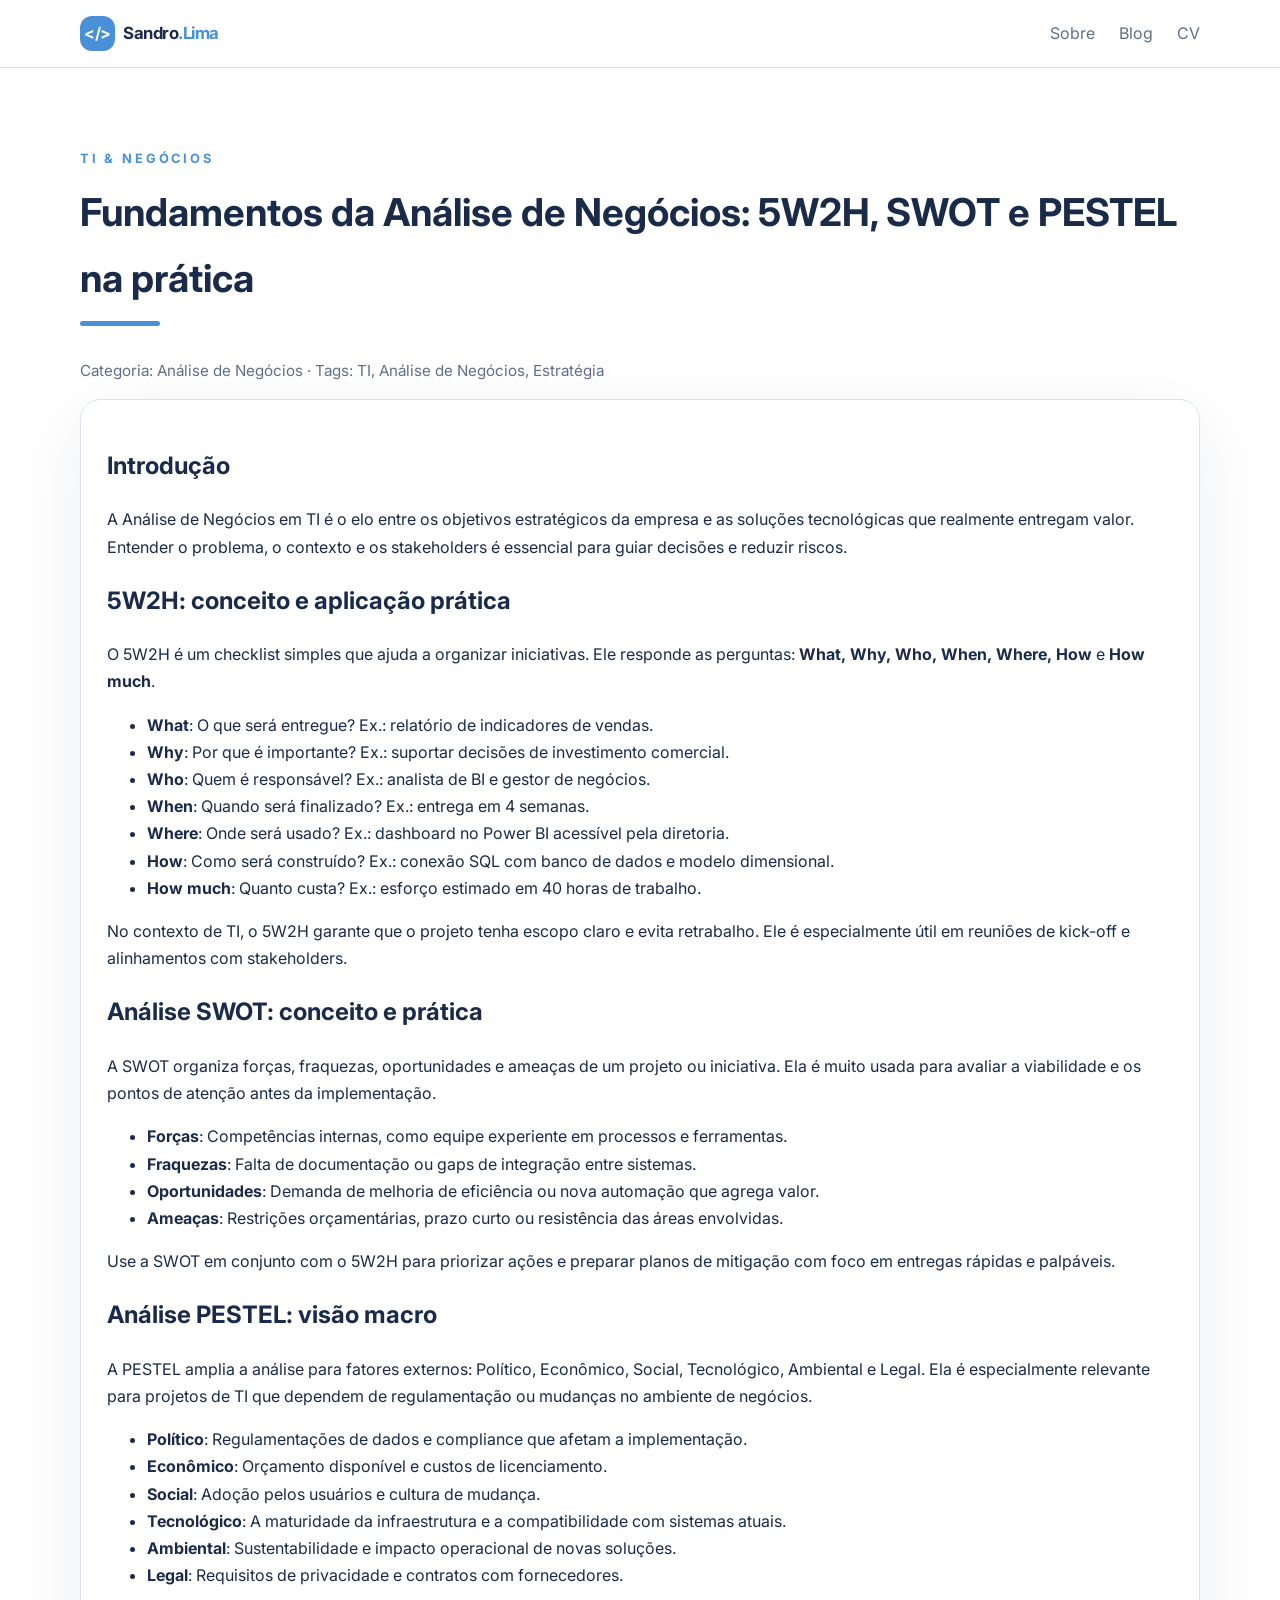
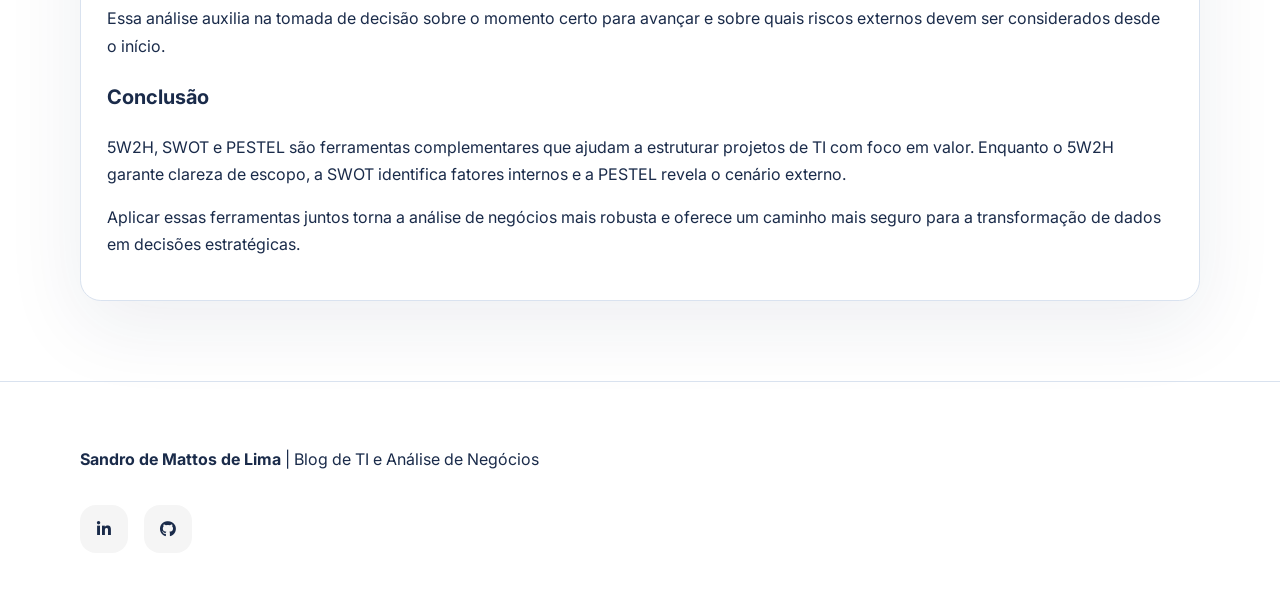
<file: blog/fundamentos-da-analise-de-negocios.html>
<!DOCTYPE html>
<html lang="pt-BR">
<head>
  <meta charset="UTF-8">
  <meta name="viewport" content="width=device-width, initial-scale=1.0">
  <meta name="description" content="Fundamentos da Análise de Negócios para TI: 5W2H, SWOT e PESTEL explicados na prática.">
  <meta property="og:title" content="Fundamentos da Análise de Negócios | Sandro de Mattos de Lima">
  <meta property="og:description" content="Aprenda a aplicar 5W2H, SWOT e PESTEL em projetos de TI para decisões mais seguras e resultados estratégicos.">
  <meta property="og:type" content="article">
  <meta property="og:url" content="https://sandrodelim.github.io/blog/fundamentos-da-analise-de-negocios.html">
  <meta name="twitter:card" content="summary_large_image">
  <title>Fundamentos da Análise de Negócios | Sandro de Mattos de Lima</title>
  <link rel="preconnect" href="https://fonts.googleapis.com">
  <link rel="preconnect" href="https://fonts.gstatic.com" crossorigin>
  <link href="https://fonts.googleapis.com/css2?family=Inter:wght@300;400;500;600;700;800&display=swap" rel="stylesheet">
  <link rel="stylesheet" href="https://cdnjs.cloudflare.com/ajax/libs/font-awesome/6.5.2/css/all.min.css" crossorigin="anonymous" referrerpolicy="no-referrer" />
  <link rel="stylesheet" href="../assets/css/styles.css">
</head>
<body>
  <nav class="navbar">
    <div class="container nav-container">
      <a href="../" class="nav-logo">
        <span class="logo-icon">&lt;/&gt;</span>
        <span class="logo-text">Sandro<span class="logo-accent">.Lima</span></span>
      </a>
      <button class="nav-toggle" id="navToggle" aria-label="Abrir menu">
        <span class="hamburger"></span>
      </button>
      <ul class="nav-menu" id="navMenu">
        <li><a href="../about/" class="nav-link">Sobre</a></li>
        <li><a href="./" class="nav-link">Blog</a></li>
        <li><a href="../cv/" class="nav-link">CV</a></li>
      </ul>
    </div>
  </nav>

  <main>
    <section class="section">
      <div class="container">
        <div class="section-header">
          <span class="section-label">TI & Negócios</span>
          <h1 class="section-title">Fundamentos da Análise de Negócios: 5W2H, SWOT e PESTEL na prática</h1>
          <div class="section-line"></div>
        </div>
        <p class="post-meta">Categoria: Análise de Negócios · Tags: TI, Análise de Negócios, Estratégia</p>
        <article class="card">
          <h2>Introdução</h2>
          <p>A Análise de Negócios em TI é o elo entre os objetivos estratégicos da empresa e as soluções tecnológicas que realmente entregam valor. Entender o problema, o contexto e os stakeholders é essencial para guiar decisões e reduzir riscos.</p>

          <h2>5W2H: conceito e aplicação prática</h2>
          <p>O 5W2H é um checklist simples que ajuda a organizar iniciativas. Ele responde as perguntas: <strong>What, Why, Who, When, Where, How</strong> e <strong>How much</strong>.</p>
          <ul>
            <li><strong>What</strong>: O que será entregue? Ex.: relatório de indicadores de vendas.</li>
            <li><strong>Why</strong>: Por que é importante? Ex.: suportar decisões de investimento comercial.</li>
            <li><strong>Who</strong>: Quem é responsável? Ex.: analista de BI e gestor de negócios.</li>
            <li><strong>When</strong>: Quando será finalizado? Ex.: entrega em 4 semanas.</li>
            <li><strong>Where</strong>: Onde será usado? Ex.: dashboard no Power BI acessível pela diretoria.</li>
            <li><strong>How</strong>: Como será construído? Ex.: conexão SQL com banco de dados e modelo dimensional.</li>
            <li><strong>How much</strong>: Quanto custa? Ex.: esforço estimado em 40 horas de trabalho.</li>
          </ul>
          <p>No contexto de TI, o 5W2H garante que o projeto tenha escopo claro e evita retrabalho. Ele é especialmente útil em reuniões de kick-off e alinhamentos com stakeholders.</p>

          <h2>Análise SWOT: conceito e prática</h2>
          <p>A SWOT organiza forças, fraquezas, oportunidades e ameaças de um projeto ou iniciativa. Ela é muito usada para avaliar a viabilidade e os pontos de atenção antes da implementação.</p>
          <ul>
            <li><strong>Forças</strong>: Competências internas, como equipe experiente em processos e ferramentas.</li>
            <li><strong>Fraquezas</strong>: Falta de documentação ou gaps de integração entre sistemas.</li>
            <li><strong>Oportunidades</strong>: Demanda de melhoria de eficiência ou nova automação que agrega valor.</li>
            <li><strong>Ameaças</strong>: Restrições orçamentárias, prazo curto ou resistência das áreas envolvidas.</li>
          </ul>
          <p>Use a SWOT em conjunto com o 5W2H para priorizar ações e preparar planos de mitigação com foco em entregas rápidas e palpáveis.</p>

          <h2>Análise PESTEL: visão macro</h2>
          <p>A PESTEL amplia a análise para fatores externos: Político, Econômico, Social, Tecnológico, Ambiental e Legal. Ela é especialmente relevante para projetos de TI que dependem de regulamentação ou mudanças no ambiente de negócios.</p>
          <ul>
            <li><strong>Político</strong>: Regulamentações de dados e compliance que afetam a implementação.</li>
            <li><strong>Econômico</strong>: Orçamento disponível e custos de licenciamento.</li>
            <li><strong>Social</strong>: Adoção pelos usuários e cultura de mudança.</li>
            <li><strong>Tecnológico</strong>: A maturidade da infraestrutura e a compatibilidade com sistemas atuais.</li>
            <li><strong>Ambiental</strong>: Sustentabilidade e impacto operacional de novas soluções.</li>
            <li><strong>Legal</strong>: Requisitos de privacidade e contratos com fornecedores.</li>
          </ul>
          <p>Essa análise auxilia na tomada de decisão sobre o momento certo para avançar e sobre quais riscos externos devem ser considerados desde o início.</p>

          <h3>Conclusão</h3>
          <p>5W2H, SWOT e PESTEL são ferramentas complementares que ajudam a estruturar projetos de TI com foco em valor. Enquanto o 5W2H garante clareza de escopo, a SWOT identifica fatores internos e a PESTEL revela o cenário externo.</p>
          <p>Aplicar essas ferramentas juntos torna a análise de negócios mais robusta e oferece um caminho mais seguro para a transformação de dados em decisões estratégicas.</p>
        </article>
      </div>
    </section>
  </main>

  <footer class="footer">
    <div class="container footer-content">
      <div>
        <p><strong>Sandro de Mattos de Lima</strong> | Blog de TI e Análise de Negócios</p>
      </div>
      <div class="footer-socials">
        <a href="https://www.linkedin.com/in/sandro-de-mattos-de-lima" target="_blank" rel="noopener noreferrer" class="social-link"><i class="fab fa-linkedin-in"></i></a>
        <a href="https://github.com/sandrodelim" target="_blank" rel="noopener noreferrer" class="social-link"><i class="fab fa-github"></i></a>
      </div>
    </div>
  </footer>

  <!-- <button id="themeToggle" class="btn btn-outline" style="position: fixed; bottom: 1rem; right: 1rem;">Dark Mode</button> -->
  <script src="../assets/js/script.js"></script>
</body>
</html>
</file>
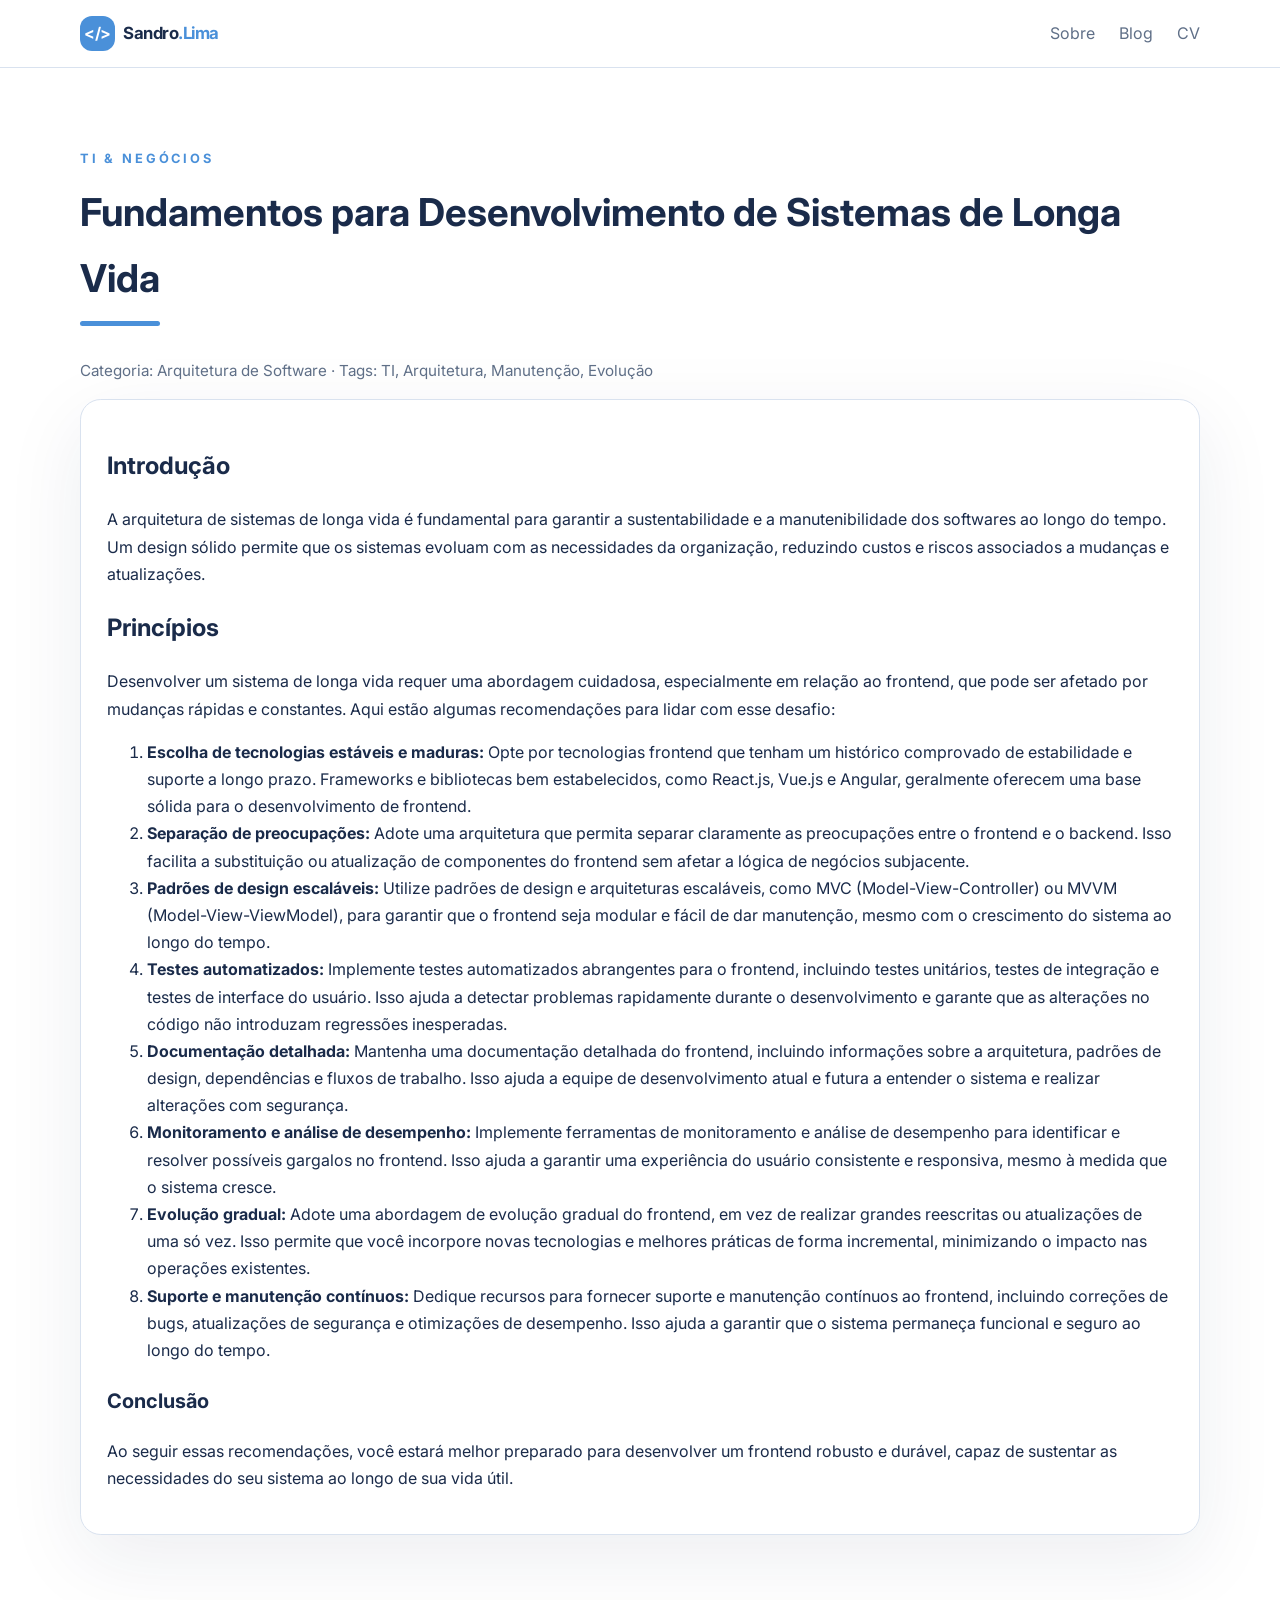
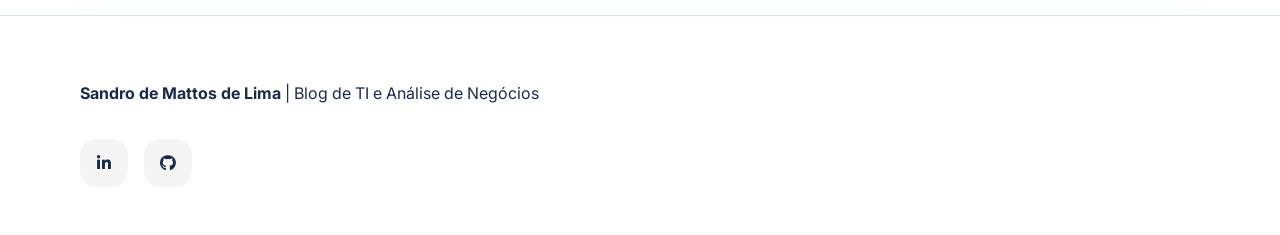
<file: blog/fundamentos-para-desenvolvimento-de-sistemas-de-longa-vida.html>
<!DOCTYPE html>
<html lang="pt-BR">

<head>
  <meta charset="UTF-8">
  <meta name="viewport" content="width=device-width, initial-scale=1.0">
  <meta name="description"
    content="Fundamentos para o desenvolvimento de sistemas de longa vida: arquitetura, manutenção e evolução.">
  <meta property="og:title" content="Fundamentos para Desenvolvimento de Sistemas de Longa Vida | Sandro de Mattos de Lima">
  <meta property="og:description"
    content="Aprenda a aplicar 5W2H, SWOT e PESTEL em projetos de TI para decisões mais seguras e resultados estratégicos.">
  <meta property="og:type" content="article">
  <meta property="og:url" content="https://sandrodelim.github.io/blog/fundamentos-para-sistemas-de-longa-vida.html">
  <meta name="twitter:card" content="summary_large_image">
  <title>Fundamentos para Desenvolvimento de Sistemas de Longa Vida | Sandro de Mattos de Lima</title>
  <link rel="preconnect" href="https://fonts.googleapis.com">
  <link rel="preconnect" href="https://fonts.gstatic.com" crossorigin>
  <link href="https://fonts.googleapis.com/css2?family=Inter:wght@300;400;500;600;700;800&display=swap"
    rel="stylesheet">
  <link rel="stylesheet" href="https://cdnjs.cloudflare.com/ajax/libs/font-awesome/6.5.2/css/all.min.css"
    crossorigin="anonymous" referrerpolicy="no-referrer" />
  <link rel="stylesheet" href="../assets/css/styles.css">
</head>

<body>
  <nav class="navbar">
    <div class="container nav-container">
      <a href="../" class="nav-logo">
        <span class="logo-icon">&lt;/&gt;</span>
        <span class="logo-text">Sandro<span class="logo-accent">.Lima</span></span>
      </a>
      <button class="nav-toggle" id="navToggle" aria-label="Abrir menu">
        <span class="hamburger"></span>
      </button>
      <ul class="nav-menu" id="navMenu">
        <li><a href="../about/" class="nav-link">Sobre</a></li>
        <li><a href="./" class="nav-link">Blog</a></li>
        <li><a href="../cv/" class="nav-link">CV</a></li>
      </ul>
    </div>
  </nav>

  <main>
    <section class="section">
      <div class="container">
        <div class="section-header">
          <span class="section-label">TI & Negócios</span>
          <h1 class="section-title">Fundamentos para Desenvolvimento de Sistemas de Longa Vida</h1>
          <div class="section-line"></div>
        </div>
        <p class="post-meta">Categoria: Arquitetura de Software · Tags: TI, Arquitetura, Manutenção, Evolução</p>
        <article class="card">
          <h2>Introdução</h2>
          <p>A arquitetura de sistemas de longa vida é fundamental para garantir a sustentabilidade e a manutenibilidade dos softwares ao longo do tempo. Um design sólido permite que os sistemas evoluam com as necessidades da organização, reduzindo custos e riscos associados a mudanças e atualizações.</p>

          <h2>Princípios </h2>
          <p>Desenvolver um sistema de longa vida requer uma abordagem cuidadosa, especialmente em relação ao frontend, que pode ser
          afetado por mudanças rápidas e constantes. Aqui estão algumas recomendações para lidar com esse desafio:</p>
          
          <ol>
            <li><strong>Escolha de tecnologias estáveis e maduras:</strong> Opte por tecnologias frontend que tenham um histórico comprovado de estabilidade e suporte a longo prazo. Frameworks e bibliotecas bem estabelecidos, como React.js, Vue.js e Angular, geralmente oferecem uma base sólida para o desenvolvimento de frontend.</li>
            <li><strong>Separação de preocupações:</strong> Adote uma arquitetura que permita separar claramente as preocupações entre o frontend e o backend. Isso facilita a substituição ou atualização de componentes do frontend sem afetar a lógica de negócios subjacente.</li>
            <li><strong>Padrões de design escaláveis:</strong> Utilize padrões de design e arquiteturas escaláveis, como MVC (Model-View-Controller) ou MVVM (Model-View-ViewModel), para garantir que o frontend seja modular e fácil de dar manutenção, mesmo com o crescimento do sistema ao longo do tempo.</li>
            <li><strong>Testes automatizados:</strong> Implemente testes automatizados abrangentes para o frontend, incluindo testes unitários, testes de integração e testes de interface do usuário. Isso ajuda a detectar problemas rapidamente durante o desenvolvimento e garante que as alterações no código não introduzam regressões inesperadas.</li>
            <li><strong>Documentação detalhada:</strong> Mantenha uma documentação detalhada do frontend, incluindo informações sobre a arquitetura, padrões de design, dependências e fluxos de trabalho. Isso ajuda a equipe de desenvolvimento atual e futura a entender o sistema e realizar alterações com segurança.</li>
            <li><strong>Monitoramento e análise de desempenho:</strong> Implemente ferramentas de monitoramento e análise de desempenho para identificar e resolver possíveis gargalos no frontend. Isso ajuda a garantir uma experiência do usuário consistente e responsiva, mesmo à medida que o sistema cresce.</li>
            <li><strong>Evolução gradual:</strong> Adote uma abordagem de evolução gradual do frontend, em vez de realizar grandes reescritas ou atualizações de uma só vez. Isso permite que você incorpore novas tecnologias e melhores práticas de forma incremental, minimizando o impacto nas operações existentes.</li>
            <li><strong>Suporte e manutenção contínuos:</strong> Dedique recursos para fornecer suporte e manutenção contínuos ao frontend, incluindo correções de bugs, atualizações de segurança e otimizações de desempenho. Isso ajuda a garantir que o sistema permaneça funcional e seguro ao longo do tempo.</li>
          </ol>
          
          <h3>Conclusão</h3>
          <p>Ao seguir essas recomendações, você estará melhor preparado para desenvolver um frontend robusto e durável, capaz de
          sustentar as necessidades do seu sistema ao longo de sua vida útil.</p>
        </article>
      </div>
    </section>
  </main>

  <footer class="footer">
    <div class="container footer-content">
      <div>
        <p><strong>Sandro de Mattos de Lima</strong> | Blog de TI e Análise de Negócios</p>
      </div>
      <div class="footer-socials">
        <a href="https://www.linkedin.com/in/sandro-de-mattos-de-lima" target="_blank" rel="noopener noreferrer"
          class="social-link"><i class="fab fa-linkedin-in"></i></a>
        <a href="https://github.com/sandrodelim" target="_blank" rel="noopener noreferrer" class="social-link"><i
            class="fab fa-github"></i></a>
      </div>
    </div>
  </footer>

  <!-- <button id="themeToggle" class="btn btn-outline" style="position: fixed; bottom: 1rem; right: 1rem;">Dark Mode</button> -->
  <script src="../assets/js/script.js"></script>
</body>

</html>
</file>
<file: assets/css/styles.css>
:root {
  --bg: #ffffff;
  --surface: #f5f5f5;
  --surface-strong: #ffffff;
  --text: #1a2b4a;
  --muted: #5f6f87;
  --primary: #4a90d9;
  --primary-dark: #1a2b4a;
  --border: #d9e2ef;
  --shadow: 0 24px 80px rgba(26, 43, 74, 0.08);

  --color-primary: #1a56db;
  --color-primary-dark: #1e429f;
  --color-primary-light: #3b82f6;
  --color-primary-lighter: #dbeafe;
  --color-secondary: #0f172a;
  --color-accent: #0ea5e9;
  --color-success: #059669;
  --color-bg: #ffffff;
  --color-bg-alt: #f8fafc;
  --color-bg-dark: #0f172a;
  --color-text: #1e293b;
  --color-text-light: #64748b;
  --color-text-muted: #94a3b8;
  --color-border: #e2e8f0;
  --color-card-bg: #ffffff;
  --color-card-shadow: 0 4px 6px -1px rgba(0, 0, 0, 0.1), 0 2px 4px -2px rgba(0, 0, 0, 0.1);
  --color-card-shadow-hover: 0 20px 25px -5px rgba(0, 0, 0, 0.1), 0 8px 10px -6px rgba(0, 0, 0, 0.1);
  --radius-sm: 6px;
  --radius-md: 10px;
  --radius-lg: 16px;
  --transition-fast: 0.2s ease;
  --transition-base: 0.3s ease;
  --transition-slow: 0.5s ease;
  --font-main: 'Inter', -apple-system, BlinkMacSystemFont, 'Segoe UI', Roboto, sans-serif;
  --max-width: 1140px;
}

[data-theme='dark'] {
  --bg: #0f172b;
  --surface: #111d3c;
  --surface-strong: #162457;
  --text: #ffffff;
  --muted: #a2b2d3;
  --primary: #4a90d9;
  --primary-dark: #1a2b4a;
  --border: rgba(255,255,255,0.08);
  --shadow: 0 24px 80px rgba(0, 0, 0, 0.25);
}

* {
  box-sizing: border-box;
}

html {
  scroll-behavior: smooth;
}

body {
  margin: 0;
  font-family: 'Inter', system-ui, -apple-system, BlinkMacSystemFont, 'Segoe UI', sans-serif;
  background: var(--bg);
  color: var(--text);
  line-height: 1.7;
}
h3 {
  color: var(--primary-dark);
  font-size: 1.25rem;  
}
a {
  color: inherit;
  text-decoration: none;
}

img {
  max-width: 100%;
}

button,
input {
  font: inherit;
}

.container {
  width: min(1120px, calc(100% - 2rem));
  margin: 0 auto;
}

nav.navbar {
  position: sticky;
  top: 0;
  z-index: 20;
  backdrop-filter: blur(12px);
  background: rgba(255,255,255,0.88);
  border-bottom: 1px solid var(--border);
}

[data-theme='dark'] nav.navbar {
  background: rgba(15,23,43,0.92);
}

.nav-container {
  display: flex;
  align-items: center;
  justify-content: space-between;
  gap: 1rem;
  padding: 1rem 0;
}

.nav-logo {
  font-weight: 700;
  letter-spacing: -0.03em;
  display: inline-flex;
  align-items: center;
  gap: 0.5rem;
}

.logo-icon {
  background: var(--primary);
  color: #fff;
  width: 2.2rem;
  height: 2.2rem;
  display: grid;
  place-items: center;
  border-radius: 0.75rem;
}

.logo-text {
  font-size: 1.05rem;
}

.logo-accent {
  color: var(--primary);
}

.nav-menu {
  display: flex;
  align-items: center;
  gap: 1.5rem;
  list-style: none;
  margin: 0;
  padding: 0;
}

.nav-link {
  color: var(--muted);
  transition: color 0.2s ease;
}

.nav-link:hover,
.nav-link:focus {
  color: var(--primary-dark);
}

.nav-toggle {
  display: none;
  border: none;
  background: transparent;
  cursor: pointer;
}

.hamburger,
.hamburger::before,
.hamburger::after {
  display: block;
  width: 1.8rem;
  height: 2px;
  background: var(--text);
  position: relative;
  transition: transform 0.3s ease;
}

.hamburger::before,
.hamburger::after {
  content: '';
  position: absolute;
  left: 0;
}

.hamburger::before {
  top: -0.55rem;
}

.hamburger::after {
  top: 0.55rem;
}

.nav-toggle.active .hamburger {
  background: transparent;
}

.nav-toggle.active .hamburger::before {
  transform: translateY(0.55rem) rotate(45deg);
}

.nav-toggle.active .hamburger::after {
  transform: translateY(-0.55rem) rotate(-45deg);
}

.hero {
  min-height: 100vh;
  display: grid;
  place-items: center;
  padding: 4rem 0 2rem;
  background: linear-gradient(180deg, rgba(74,144,217,0.12), transparent 60%), var(--bg);
}

.hero-content {
  display: grid;
  gap: 1.5rem;
}

.hero-badge {
  display: inline-flex;
  align-items: center;
  gap: 0.75rem;
  padding: 0.9rem 1.2rem;
  border-radius: 999px;
  background: rgba(74,144,217,0.12);
  color: var(--primary-dark);
  width: fit-content;
  font-weight: 600;
}

.hero-title {
  margin: 0;
  font-size: clamp(2.8rem, 4vw, 4.8rem);
  line-height: 1;
}

.hero-name {
  display: block;
  color: var(--primary-dark);
}

.hero-subtitle,
.hero-tagline {
  max-width: 42rem;
}

.hero-cta {
  display: flex;
  flex-wrap: wrap;
  gap: 1rem;
}

.btn {
  display: inline-flex;
  align-items: center;
  gap: 0.65rem;
  border: 1px solid transparent;
  border-radius: 0.85rem;
  padding: 1rem 1.4rem;
  font-weight: 600;
  transition: transform 0.2s ease, background-color 0.2s ease, color 0.2s ease;
}

.btn:hover {
  transform: translateY(-2px);
}

.btn-primary {
  background: var(--primary-dark);
  color: #fff;
}

.btn-outline {
  background: transparent;
  color: var(--primary-dark);
  border-color: var(--primary-dark);
}

.hero-socials {
  display: flex;
  gap: 1rem;
}

.social-link {
  display: grid;
  place-items: center;
  width: 3rem;
  height: 3rem;
  background: var(--surface);
  border-radius: 1rem;
  color: var(--primary-dark);
}

.section {
  padding: 5rem 0;
}

.section-header {
  display: grid;
  gap: 0.65rem;
  margin-bottom: 2rem;
}

.section-label {
  text-transform: uppercase;
  letter-spacing: 0.22em;
  color: var(--primary);
  font-size: 0.8rem;
  font-weight: 700;
}

.section-title {
  margin: 0;
  font-size: clamp(2rem, 3vw, 3rem);
}

.section-line {
  width: 5rem;
  height: 0.3rem;
  border-radius: 999px;
  background: var(--primary);
}

.grid {
  display: grid;
  gap: 1.5rem;
}

.skills-grid,
.certifications-grid,
.stats-grid,
.about-grid,
.timeline,
.posts-grid {
  display: grid;
  gap: 1.5rem;
}

/* ============================================
   ABOUT SECTION
   ============================================ */
.about {
  background: var(--color-bg-alt);
}

.about-grid {
  display: grid;
  grid-template-columns: repeat(3, 1fr);
  gap: 28px;
  margin-bottom: 48px;
}

.about-card {
  background: var(--color-card-bg);
  border-radius: var(--radius-lg);
  padding: 36px 28px;
  text-align: center;
  box-shadow: var(--color-card-shadow);
  transition: var(--transition-base);
  border: 1px solid var(--color-border);
}

.about-card:hover {
  transform: translateY(-6px);
  box-shadow: var(--color-card-shadow-hover);
  border-color: var(--color-primary-lighter);
}

.about-icon {
  width: 64px;
  height: 64px;
  border-radius: var(--radius-md);
  background: linear-gradient(135deg, var(--color-primary-lighter), #eff6ff);
  display: flex;
  align-items: center;
  justify-content: center;
  margin: 0 auto 20px;
  font-size: 1.6rem;
  color: var(--color-primary);
}

.about-card h3 {
  font-size: 1.15rem;
  font-weight: 600;
  color: var(--color-secondary);
  margin-bottom: 12px;
}

.about-card p {
  font-size: 0.92rem;
  color: var(--color-text-light);
  line-height: 1.7;
}

.about-summary {
  max-width: 800px;
  margin: 0 auto;
  text-align: center;
  font-size: 1.05rem;
  color: var(--color-text-light);
  line-height: 1.8;
  padding: 24px 32px;
  background: var(--color-card-bg);
  border-radius: var(--radius-lg);
  border-left: 4px solid var(--color-primary);
  box-shadow: var(--color-card-shadow);
}

.about-summary strong {
  color: var(--color-secondary);
}
/* ============================================
   END ABOUT SECTION
   ============================================ */


.skills-grid {
  grid-template-columns: repeat(auto-fit, minmax(220px, 1fr));
}

.skill-card,
.certification-card,
.card,
.recent-card,
.timeline-item {
  background: var(--surface-strong);
  border: 1px solid var(--border);
  border-radius: 1.3rem;
  padding: 1.6rem;
  box-shadow: var(--shadow);
}



.skill-card {
  display: grid;
  gap: 1rem;
}

.skill-card h3,
.certification-card h3 {
  margin: 0;
}

.certifications-grid {
  grid-template-columns: repeat(auto-fit, minmax(220px, 1fr));
}

.stats {
  padding: 3rem 0;
}

.stats-grid {
  grid-template-columns: repeat(auto-fit, minmax(180px, 1fr));
}

.stat-item {
  display: grid;
  gap: 0.6rem;
  text-align: center;
}

.stat-number {
  font-size: 2.5rem;
  font-weight: 700;
}

.post-card,
.recent-card {
  display: grid;
  gap: 1rem;
}

.post-card {
  border-radius: 1.5rem;
}

.card-link {
  color: var(--primary-dark);
  font-weight: 700;
}

.post-meta {
  color: var(--muted);
  font-size: 0.95rem;
}

.post-tags {
  display: flex;
  flex-wrap: wrap;
  gap: 0.5rem;
}

.post-tag {
  display: inline-flex;
  padding: 0.35rem 0.75rem;
  border-radius: 999px;
  background: rgba(74,144,217,0.12);
  color: var(--primary-dark);
  font-size: 0.85rem;
}

.blog-toolbar {
  display: flex;
  flex-wrap: wrap;
  gap: 1rem;
  align-items: center;
  margin-bottom: 1.5rem;
}

.search-box {
  flex: 1;
  min-width: 220px;
  display: grid;
}

.search-box input {
  width: 100%;
  border: 1px solid var(--border);
  border-radius: 0.95rem;
  padding: 0.95rem 1rem;
  background: var(--surface);
  color: var(--text);
}

.filter-group {
  display: flex;
  flex-wrap: wrap;
  gap: 0.75rem;
}

.filter-button {
  border: 1px solid var(--border);
  border-radius: 999px;
  padding: 0.85rem 1rem;
  background: var(--surface);
  color: var(--text);
  cursor: pointer;
}

.filter-button.active,
.filter-button:hover {
  background: var(--primary);
  color: #fff;
  border-color: transparent;
}

.footer {
  padding: 3rem 0;
  border-top: 1px solid var(--border);
}

.footer-content {
  display: flex;
  flex-direction: column;
  gap: 1rem;
  justify-content: space-between;
}

.footer-socials {
  display: flex;
  gap: 1rem;
}

.footer-note {
  color: var(--muted);
}

@media (max-width: 900px) {
  .nav-menu {
    position: fixed;
    inset: 5.5rem 1rem auto auto;
    right: 0;
    left: 0;
    background: var(--surface);
    border-radius: 1.5rem;
    box-shadow: var(--shadow);
    padding: 1.5rem;
    flex-direction: column;
    transform: translateY(-120%);
    opacity: 0;
    pointer-events: none;
    transition: transform 0.3s ease, opacity 0.3s ease;
  }

  .nav-menu.active {
    transform: translateY(0);
    opacity: 1;
    pointer-events: auto;
  }

  .nav-toggle {
    display: inline-flex;
  }
}

@media (max-width: 720px) {
  .hero {
    padding-top: 3rem;
  }

  .hero-title {
    font-size: clamp(2.4rem, 10vw, 3.5rem);
  }

  .hero-cta {
    flex-direction: column;
    align-items: stretch;
  }

  .blog-toolbar {
    flex-direction: column;
    align-items: stretch;
  }

  .footer-content {
    align-items: start;
  }
}
</file>
<file: cv/styles.css>
/* ============================================
   SANDRO DE MATTOS DE LIMA — PORTFOLIO CSS
   Professional, modern, responsive design
   Colors: Blues, grays, whites
   ============================================ */

/* CSS Variables */
:root {
  --color-primary: #1a56db;
  --color-primary-dark: #1e429f;
  --color-primary-light: #3b82f6;
  --color-primary-lighter: #dbeafe;
  --color-secondary: #0f172a;
  --color-accent: #0ea5e9;
  --color-success: #059669;
  --color-bg: #ffffff;
  --color-bg-alt: #f8fafc;
  --color-bg-dark: #0f172a;
  --color-text: #1e293b;
  --color-text-light: #64748b;
  --color-text-muted: #94a3b8;
  --color-border: #e2e8f0;
  --color-card-bg: #ffffff;
  --color-card-shadow: 0 4px 6px -1px rgba(0, 0, 0, 0.1), 0 2px 4px -2px rgba(0, 0, 0, 0.1);
  --color-card-shadow-hover: 0 20px 25px -5px rgba(0, 0, 0, 0.1), 0 8px 10px -6px rgba(0, 0, 0, 0.1);
  --radius-sm: 6px;
  --radius-md: 10px;
  --radius-lg: 16px;
  --transition-fast: 0.2s ease;
  --transition-base: 0.3s ease;
  --transition-slow: 0.5s ease;
  --font-main: 'Inter', -apple-system, BlinkMacSystemFont, 'Segoe UI', Roboto, sans-serif;
  --max-width: 1140px;
}


.section-abstract {
  position: relative;
  margin-bottom: 32px;
  border-bottom: 1px solid #CCC;
  padding-bottom: 40px;
}

#btn-download {
  position: absolute;
  top: 8px;
  right: 20px;
}



/* ============================================
   EXPERIENCE / TIMELINE
   ============================================ */
.experience {
  background: var(--color-bg);
}

.timeline {
  position: relative;
  max-width: 1200px;
  margin: 0 ;
}

.timeline::before {
  content: '';
  position: absolute;
  left: 24px;
  top: 0;
  bottom: 0;
  width: 3px;
  background: linear-gradient(180deg, var(--color-primary), var(--color-accent), var(--color-primary-lighter));
  border-radius: 3px;
}

.timeline-item {
  border:0;
  background: transparent;
  border-radius: 0;
  box-shadow: none;
  padding: 0;
  position: relative !important;
  padding-left: 70px !important;
  padding-bottom: 40px !important;
}

.timeline-item:last-child {
  padding-bottom: 0 !important;
}

.timeline-marker {
  position: absolute;
  left: 10px;
  top: 4px;
  width: 32px;
  height: 32px;
  border-radius: 50%;
  background: var(--color-card-bg);
  border: 3px solid var(--color-primary);
  display: flex;
  align-items: center;
  justify-content: center;
  font-size: 0.75rem;
  color: var(--color-primary);
  z-index: 2;
}

.timeline-marker.timeline-current {
  background: var(--color-primary);
  color: #ffffff;
  animation: pulse 2s infinite;
}

.timeline-content {
  background: var(--color-card-bg);
  border-radius: var(--radius-lg);
  padding: 12px 32px;
  box-shadow: var(--color-card-shadow);
  border: 1px solid var(--color-border);
  transition: var(--transition-base);
}

.timeline-content:hover {
  box-shadow: var(--color-card-shadow-hover);
  transform: translateX(4px);
  border-color: var(--color-primary-lighter);
}

.timeline-header {
  display: flex;
  align-items: center;
  justify-content: space-between;
  flex-wrap: wrap;
  gap: 10px;
  margin-bottom: 0px;
}

.timeline-title {
  font-size: 1.2rem;
  font-weight: 700;
  color: var(--color-secondary);
  padding: 0;
}

.timeline-badge {
  display: inline-block;
  background: var(--color-primary-lighter);
  color: var(--color-primary);
  font-size: 0.75rem;
  font-weight: 600;
  padding: 4px 12px;
  border-radius: 50px;
}

.timeline-company {
  font-size: 1rem;
  font-weight: 600;
  color: var(--color-primary);
  margin-bottom: 10px;
}

.timeline-date {
  font-size: 0.88rem;
  color: var(--color-text-muted);
  margin-bottom: 16px;
  display: flex;
  align-items: center;
  gap: 6px;
}

.timeline-duration {
  font-size: 0.8rem;
  color: var(--color-text-muted);
}

.timeline-list {
  display: flex;
  flex-direction: column;
  gap: 8px;
  padding: 0;
  list-style: none;
}

.timeline-list li {
  font-size: 0.92rem;
  color: var(--color-text-light);
  line-height: 1.6;
  padding-left: 18px;
  position: relative;
}

.timeline-list li::before {
  content: '';
  position: absolute;
  left: 0;
  top: 8px;
  width: 6px;
  height: 6px;
  border-radius: 50%;
  background: var(--color-primary);
}

.timeline-list li strong {
  color: var(--color-secondary);
  font-weight: 600;
}




/* ============================================
   SKILLS SECTION
   ============================================ */
.skills {
  background-color: var(--color-bg);
  padding: 0 !important;
}


.skills-grid {
  display: grid;
  grid-template-columns: repeat(2, 1fr);
  gap: 28px;
}

.skill-category {
  background: var(--color-card-bg);
  border-radius: var(--radius-lg);
  padding: 32px;
  box-shadow: var(--color-card-shadow);
  border: 1px solid var(--color-border);
  transition: var(--transition-base);
}

.skill-category:hover {
  box-shadow: var(--color-card-shadow-hover);
  transform: translateY(-3px);
}

.skill-category-header {
  display: flex;
  align-items: center;
  gap: 14px;
  margin-bottom: 24px;
  padding-bottom: 16px;
  border-bottom: 2px solid var(--color-border);
}

.skill-category-icon {
  width: 44px;
  height: 44px;
  border-radius: var(--radius-md);
  background: linear-gradient(135deg, var(--color-primary), var(--color-accent));
  display: flex;
  align-items: center;
  justify-content: center;
  color: #ffffff;
  font-size: 1.1rem;
}

.skill-category h3 {
  font-size: 1.15rem;
  font-weight: 600;
  color: var(--color-secondary);
}

.skill-tags {
  display: flex;
  flex-wrap: wrap;
  gap: 10px;
}

.skill-tag {
  display: inline-flex;
  align-items: center;
  gap: 7px;
  padding: 8px 16px;
  border-radius: 50px;
  font-size: 0.85rem;
  font-weight: 500;
  transition: var(--transition-fast);
}

.skill-tag i {
  font-size: 0.9rem;
}

.skill-expert {
  background: linear-gradient(135deg, #dbeafe, #eff6ff);
  color: var(--color-primary-dark);
  border: 1px solid #bfdbfe;
}

.skill-advanced {
  background: #f1f5f9;
  color: var(--color-text);
  border: 1px solid var(--color-border);
}

.skill-tag:hover {
  transform: translateY(-2px);
  box-shadow: 0 4px 8px rgba(0, 0, 0, 0.08);
}

/* ============================================
   EDUCATION SECTION
   ============================================ */
.education {
  background: var(--color-bg);
  padding: 0 !important;
}

.education-grid {
  display: grid;
  grid-template-columns: repeat(4, 1fr);
  gap: 24px;
  margin-bottom: 60px;
}

.education-card {
  background: var(--color-card-bg);
  border-radius: var(--radius-lg);
  padding: 32px 24px;
  text-align: center;
  box-shadow: var(--color-card-shadow);
  border: 1px solid var(--color-border);
  transition: var(--transition-base);
}

.education-card:hover {
  transform: translateY(-6px);
  box-shadow: var(--color-card-shadow-hover);
}

.education-icon {
  width: 56px;
  height: 56px;
  border-radius: 50%;
  display: flex;
  align-items: center;
  justify-content: center;
  margin: 0 auto 16px;
  font-size: 1.3rem;
  color: #ffffff;
}

.education-degree .education-icon {
  background: linear-gradient(135deg, var(--color-primary), var(--color-primary-light));
}

.education-technical .education-icon {
  background: linear-gradient(135deg, var(--color-accent), #38bdf8);
}

.education-level {
  display: inline-block;
  font-size: 0.75rem;
  font-weight: 600;
  text-transform: uppercase;
  letter-spacing: 1px;
  color: var(--color-primary);
  background: var(--color-primary-lighter);
  padding: 4px 12px;
  border-radius: 50px;
  margin-bottom: 12px;
}

.education-title {
  font-size: 1.05rem;
  font-weight: 600;
  color: var(--color-secondary);
  line-height: 1.4;
  margin-bottom: 10px;
}

.education-institution {
  font-size: 0.85rem;
  color: var(--color-text-muted);
  display: flex;
  align-items: center;
  justify-content: center;
  gap: 6px;
}

/* Certifications */
.certifications {
  background: var(--color-bg-alt);
  border-radius: var(--radius-lg);
  padding: 4px 20px;
  border: 1px solid var(--color-border);
}

.certifications-title {
  display: flex;
  align-items: center;
  gap: 12px;
  font-size: 1.2rem;
  font-weight: 600;
  color: var(--color-secondary);
  margin-bottom: 32px;
}

.certifications-title i {
  color: var(--color-primary);
  font-size: 1.3rem;
}

.certifications-grid {
  display: grid;
  grid-template-columns: repeat(3, 1fr);
  gap: 28px;
}

.certification-group h4 {
  display: flex;
  align-items: center;
  gap: 8px;
  font-size: 0.95rem;
  font-weight: 600;
  color: var(--color-secondary);
  margin-bottom: 14px;
  padding-bottom: 10px;
  border-bottom: 2px solid var(--color-border);
}

.certification-group h4 i {
  color: var(--color-primary);
}

.certification-group ul {
  display: flex;
  flex-direction: column;
  gap: 8px;
  padding: 0;
}

.certification-group li {
  display: flex;
  align-items: flex-start;
  gap: 8px;
  font-size: 0.88rem;
  color: var(--color-text-light);
  line-height: 1.5;
}

.certification-group li i {
  color: var(--color-success);
  font-size: 0.8rem;
  margin-top: 3px;
  flex-shrink: 0;
}

/* ============================================
   LANGUAGES SECTION
   ============================================ */
.languages {
  background: var(--color-bg-alt);
}

.language-card {
  max-width: 600px;
  margin: 0 auto;
  background: var(--color-card-bg);
  border-radius: var(--radius-lg);
  padding: 32px 40px;
  display: flex;
  align-items: center;
  gap: 24px;
  box-shadow: var(--color-card-shadow);
  border: 1px solid var(--color-border);
}

.language-flag {
  font-size: 2.5rem;
  flex-shrink: 0;
}

.language-info {
  flex: 1;
}

.language-info h3 {
  font-size: 1.15rem;
  font-weight: 600;
  color: var(--color-secondary);
  margin-bottom: 4px;
}

.language-level {
  display: inline-block;
  background: var(--color-primary-lighter);
  color: var(--color-primary);
  font-size: 0.75rem;
  font-weight: 600;
  padding: 3px 12px;
  border-radius: 50px;
  margin-bottom: 6px;
}

.language-info p {
  font-size: 0.88rem;
  color: var(--color-text-light);
}

.language-progress {
  display: flex;
  align-items: center;
  gap: 12px;
  min-width: 140px;
}

.progress-bar {
  flex: 1;
  height: 8px;
  background: var(--color-border);
  border-radius: 4px;
  overflow: hidden;
}

.progress-fill {
  height: 100%;
  background: linear-gradient(90deg, var(--color-primary), var(--color-accent));
  border-radius: 4px;
  animation: progressFill 1.5s ease forwards;
}

.language-progress > span {
  font-size: 0.85rem;
  font-weight: 600;
  color: var(--color-primary);
  min-width: 36px;
}

/* ============================================
   CONTACT SECTION
   ============================================ */
.contact {
  background: var(--color-bg);
}

.contact-grid {
  display: grid;
  grid-template-columns: 1.4fr 1fr;
  gap: 48px;
  align-items: start;
}

.contact-text {
  font-size: 1.05rem;
  color: var(--color-text-light);
  line-height: 1.8;
  margin-bottom: 32px;
}

.contact-items {
  display: flex;
  flex-direction: column;
  gap: 16px;
  margin-bottom: 32px;
}

.contact-item {
  display: flex;
  align-items: center;
  gap: 16px;
  padding: 16px 20px;
  background: var(--color-bg-alt);
  border-radius: var(--radius-md);
  border: 1px solid var(--color-border);
  transition: var(--transition-base);
}

.contact-item:hover {
  background: var(--color-primary-lighter);
  border-color: var(--color-primary-light);
  transform: translateX(4px);
}

.contact-icon {
  width: 48px;
  height: 48px;
  border-radius: var(--radius-md);
  background: linear-gradient(135deg, var(--color-primary), var(--color-accent));
  display: flex;
  align-items: center;
  justify-content: center;
  color: #ffffff;
  font-size: 1.1rem;
  flex-shrink: 0;
}

.contact-details {
  display: flex;
  flex-direction: column;
}

.contact-label {
  font-size: 0.78rem;
  font-weight: 500;
  color: var(--color-text-muted);
  text-transform: uppercase;
  letter-spacing: 0.5px;
}

.contact-value {
  font-size: 0.98rem;
  font-weight: 600;
  color: var(--color-secondary);
}

.contact-socials {
  display: flex;
  gap: 12px;
}

.contact-social {
  display: flex;
  align-items: center;
  gap: 8px;
  padding: 10px 20px;
  border-radius: var(--radius-md);
  background: var(--color-secondary);
  color: #ffffff;
  font-size: 0.88rem;
  font-weight: 500;
  transition: var(--transition-base);
}

.contact-social:hover {
  background: var(--color-primary);
  transform: translateY(-2px);
}

.contact-card {
  background: linear-gradient(135deg, var(--color-secondary), #1e3a5f);
  border-radius: var(--radius-lg);
  padding: 40px 32px;
  text-align: center;
  color: #ffffff;
}

.contact-card-icon {
  width: 72px;
  height: 72px;
  border-radius: 50%;
  background: rgba(255, 255, 255, 0.1);
  display: flex;
  align-items: center;
  justify-content: center;
  margin: 0 auto 20px;
  font-size: 1.8rem;
}

.contact-card h3 {
  font-size: 1.3rem;
  font-weight: 600;
  margin-bottom: 12px;
}

.contact-card p {
  font-size: 0.92rem;
  color: rgba(255, 255, 255, 0.7);
  line-height: 1.7;
  margin-bottom: 24px;
}

.contact-card .btn-primary {
  background: var(--color-primary);
  box-shadow: 0 4px 14px rgba(26, 86, 219, 0.4);
}

.contact-card .btn-primary:hover {
  background: #2563eb;
  transform: translateY(-2px);
}


/* ============================================
   ANIMATIONS
   ============================================ */
@keyframes fadeInUp {
  from {
    opacity: 0;
    transform: translateY(30px);
  }
  to {
    opacity: 1;
    transform: translateY(0);
  }
}

@keyframes fadeInDown {
  from {
    opacity: 0;
    transform: translateY(-20px);
  }
  to {
    opacity: 1;
    transform: translateY(0);
  }
}

@keyframes pulse {
  0%, 100% {
    box-shadow: 0 0 0 0 rgba(26, 86, 219, 0.5);
  }
  50% {
    box-shadow: 0 0 0 12px rgba(26, 86, 219, 0);
  }
}

@keyframes bounce {
  0%, 20%, 50%, 80%, 100% {
    transform: translateX(-50%) translateY(0);
  }
  40% {
    transform: translateX(-50%) translateY(-10px);
  }
  60% {
    transform: translateX(-50%) translateY(-5px);
  }
}

@keyframes progressFill {
  from {
    width: 0;
  }
}

/* Scroll reveal */
.reveal {
  opacity: 0;
  transform: translateY(40px);
  transition: opacity 0.6s ease, transform 0.6s ease;
}

.reveal.active {
  opacity: 1;
  transform: translateY(0);
}

/* ============================================
   RESPONSIVE
   ============================================ */
@media (max-width: 1024px) {
  .about-grid {
    grid-template-columns: repeat(2, 1fr);
  }
  .about-card:last-child {
    grid-column: span 2;
  }
  .skills-grid {
    grid-template-columns: 1fr;
  }
  .education-grid {
    grid-template-columns: repeat(2, 1fr);
  }
  .certifications-grid {
    grid-template-columns: repeat(2, 1fr);
  }
  .contact-grid {
    grid-template-columns: 1fr;
  }
  .stats-grid {
    grid-template-columns: repeat(2, 1fr);
    gap: 32px 16px;
  }
}

@media (max-width: 768px) {
  .nav-toggle {
    display: block;
  }
  .nav-menu {
    position: fixed;
    top: 68px;
    left: 0;
    right: 0;
    background: rgba(255, 255, 255, 0.98);
    backdrop-filter: blur(12px);
    flex-direction: column;
    padding: 16px 24px;
    gap: 4px;
    border-bottom: 1px solid var(--color-border);
    transform: translateY(-120%);
    opacity: 0;
    transition: transform 0.3s ease, opacity 0.3s ease;
    pointer-events: none;
  }
  .nav-menu.active {
    transform: translateY(0);
    opacity: 1;
    pointer-events: all;
  }
  .nav-link {
    width: 100%;
    padding: 12px 16px;
  }
  .section {
    padding: 60px 0;
  }
  .about-grid {
    grid-template-columns: 1fr;
  }
  .about-card:last-child {
    grid-column: span 1;
  }
  .education-grid {
    grid-template-columns: 1fr;
  }
  .certifications-grid {
    grid-template-columns: 1fr;
  }
  .stats-grid {
    grid-template-columns: 1fr 1fr;
  }
  .timeline::before {
    left: 16px;
  }
  .timeline-item {
    padding-left: 52px;
  }
  .timeline-marker {
    left: 2px;
    width: 28px;
    height: 28px;
    font-size: 0.65rem;
  }
  .timeline-content {
    padding: 12px 20px;
  }
  .language-card {
    flex-direction: column;
    text-align: center;
    gap: 16px;
    padding: 28px 24px;
  }
  .language-progress {
    width: 100%;
  }
  .contact-socials {
    flex-wrap: wrap;
  }
  .hero-cta {
    flex-direction: column;
    align-items: center;
  }
  .btn {
    width: 100%;
    max-width: 280px;
    justify-content: center;
  }
  #btn-download {
    position: relative !important;
  }
}

@media (max-width: 480px) {
  .container {
    padding: 0 16px;
  }
  .nav-container {
    padding: 0 16px;
  }
  .section-title {
    font-size: 1.6rem;
  }
  .stat-number {
    font-size: 2rem;
  }
  .stat-label {
    font-size: 0.8rem;
  }
  .certifications {
    padding: 28px 20px;
  }
  .contact-card {
    padding: 28px 20px;
  }
  .hero-name {
    font-size: 1.8rem;
  }
  .hero-subtitle {
    font-size: 1rem;
  }
  #btn-download {
    position: relative !important;
  }
}

/* Print styles */
@media print {
  .navbar,
  .hero-socials,
  .scroll-indicator,
  .footer-socials,
  .contact-socials,
  .btn,
  .contact-card .btn-primary {
    display: none !important;
  }
  .hero {
    min-height: auto;
    padding: 40px 0;
    background: #fff !important;
  }
  .hero-name,
  .hero-subtitle,
  .hero-tagline {
    color: #000 !important;
  }
  .section {
    padding: 30px 0;
  }
  .timeline-content,
  .about-card,
  .skill-category,
  .education-card,
  .language-card {
    box-shadow: none !important;
    border: 1px solid #ddd !important;
    break-inside: avoid;
  }
  .stats {
    background: #f5f5f5 !important;
  }
  .stat-number,
  .stat-label {
    color: #000 !important;
  }
  a {
    text-decoration: none;
    color: #000 !important;
  }
  #btn-download {
    display: none !important;
  }
}

/* Reduced motion */
@media (prefers-reduced-motion: reduce) {
  *,
  *::before,
  *::after {
    animation-duration: 0.01ms !important;
    animation-iteration-count: 1 !important;
    transition-duration: 0.01ms !important;
  }
  html {
    scroll-behavior: auto;
  }
}
</file>
